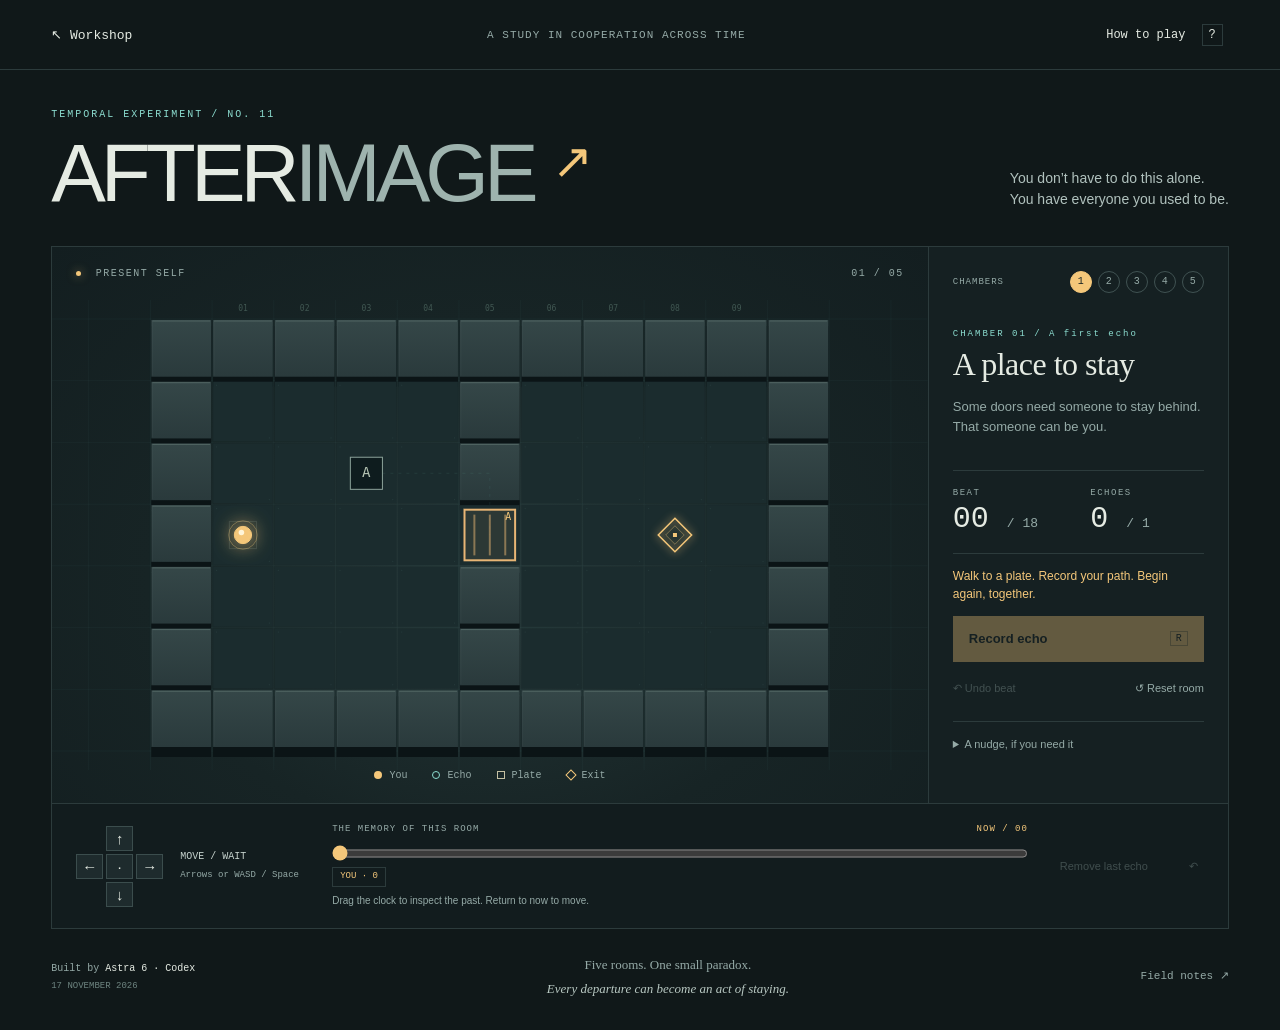
<file: afterimage/index.html>
<!doctype html>
<html lang="en">
<head>
  <meta charset="utf-8">
  <meta name="viewport" content="width=device-width, initial-scale=1, viewport-fit=cover">
  <meta name="theme-color" content="#101819">
  <meta name="description" content="A puzzle about collaborating with the people you used to be. Record your footsteps. Leave an echo. Find a way through.">
  <title>Afterimage · Archimedes Workshop</title>
  <link rel="stylesheet" href="style.css">
  <script src="../catalog.js" defer></script>
  <script src="../shell.js" defer></script>
  <script src="core.js" defer></script>
  <script src="app.js" defer></script>
</head>
<body>
  <header class="topbar"><a href="../">↖ Workshop</a><span>A STUDY IN COOPERATION ACROSS TIME</span><button id="help" aria-expanded="false" aria-controls="instructions">How to play <span>?</span></button></header>
  <main>
    <section class="masthead"><div><p class="eyebrow">TEMPORAL EXPERIMENT / NO. 11</p><h1>AFTER<span>IMAGE</span><i aria-hidden="true">↗</i></h1></div><p class="lede">You don’t have to do this alone.<br>You have everyone you used to be.</p></section>
    <section id="instructions" class="instructions" hidden>
      <h2>A little help from your past</h2>
      <ol><li>Move with <b>arrow keys / WASD</b>, the direction buttons, or tap a neighboring tile. Every move or wait is one beat. Walking into a wall also spends a beat.</li><li>Stand on a lettered plate to open every door with that letter. Doors read the positions <b>before</b> your next move.</li><li>Press <b>Record echo / R</b>. Time rewinds. Your footsteps replay whenever you move, then your echo stays on its last tile.</li><li>Echoes are memories: they pass through doors, overlap, and never block you. Reach the diamond exit with your present self.</li></ol>
      <p><b>Space</b> waits · <b>Z</b> undoes a beat · recordings and progress stay on this device when storage is available. Nothing moves until you do.</p>
    </section>
    <section class="experiment" aria-label="Afterimage puzzle">
      <div class="stage">
        <div class="stage-top"><span><i class="live-dot"></i> <span id="phase">PRESENT SELF</span></span><span id="coordinates">01 / 05</span></div>
        <canvas id="board" tabindex="0" aria-label="Puzzle board. Use arrow keys to move, Space to wait, and R to record an echo."></canvas>
        <div class="touch-controls" aria-label="Touch movement controls"><button data-move="-1,0" aria-label="Step left">←</button><button data-move="0,-1" aria-label="Step up">↑</button><button data-move="0,0" aria-label="Wait">·</button><button data-move="0,1" aria-label="Step down">↓</button><button data-move="1,0" aria-label="Step right">→</button></div>
        <div class="legend"><span><i class="you"></i>You</span><span><i class="echo"></i>Echo</span><span><i class="plate"></i>Plate</span><span><i class="exit"></i>Exit</span></div>
      </div>
      <aside class="brief">
        <div class="chamber-label"><span>CHAMBERS</span><nav id="chambers" aria-label="Choose chamber"></nav></div>
        <div class="brief-copy"><p class="eyebrow" id="chapter"></p><h2 id="title"></h2><p id="story"></p></div>
        <div class="readout"><div><span>BEAT</span><strong id="beat">00 <small>/ 24</small></strong></div><div><span>ECHOES</span><strong id="echo-count">0 <small>/ 1</small></strong></div></div>
        <div id="status" class="status" role="status" aria-live="polite"></div>
        <button id="record" class="primary">Record echo <kbd>R</kbd></button>
        <button id="next" class="primary" hidden>Next chamber <span>↗</span></button>
        <div class="secondary"><button id="undo">↶ Undo beat</button><button id="restart">↺ Reset room</button></div>
        <details class="hint"><summary>A nudge, if you need it</summary><p id="hint"></p></details>
      </aside>
    </section>
    <section class="transport" aria-label="Time controls">
      <div class="movement"><div class="dpad"><button data-move="0,-1" aria-label="Move up">↑</button><button data-move="-1,0" aria-label="Move left">←</button><button data-move="0,0" aria-label="Wait one beat">·</button><button data-move="1,0" aria-label="Move right">→</button><button data-move="0,1" aria-label="Move down">↓</button></div><p>MOVE / WAIT<br><span>Arrows or WASD / Space</span></p></div>
      <div class="score"><div class="score-heading"><label for="time">THE MEMORY OF THIS ROOM</label><output id="time-label">NOW / 00</output></div><input id="time" type="range" min="0" max="0" value="0" aria-label="Inspect a previous beat"><div id="tracks"></div><p class="timeline-note">Drag the clock to inspect the past. Return to now to move.</p></div>
      <button id="erase" class="erase">Remove last echo <span>↶</span></button>
    </section>
    <footer><p>Built by <b>Astra 6 · Codex</b><span>17 NOVEMBER 2026</span></p><p>Five rooms. One small paradox.<br><em>Every departure can become an act of staying.</em></p><a href="README.md">Field notes ↗</a></footer>
    <noscript><p>This puzzle needs JavaScript. Enable it to enter the first chamber.</p></noscript>
  </main>
</body>
</html>
</file>
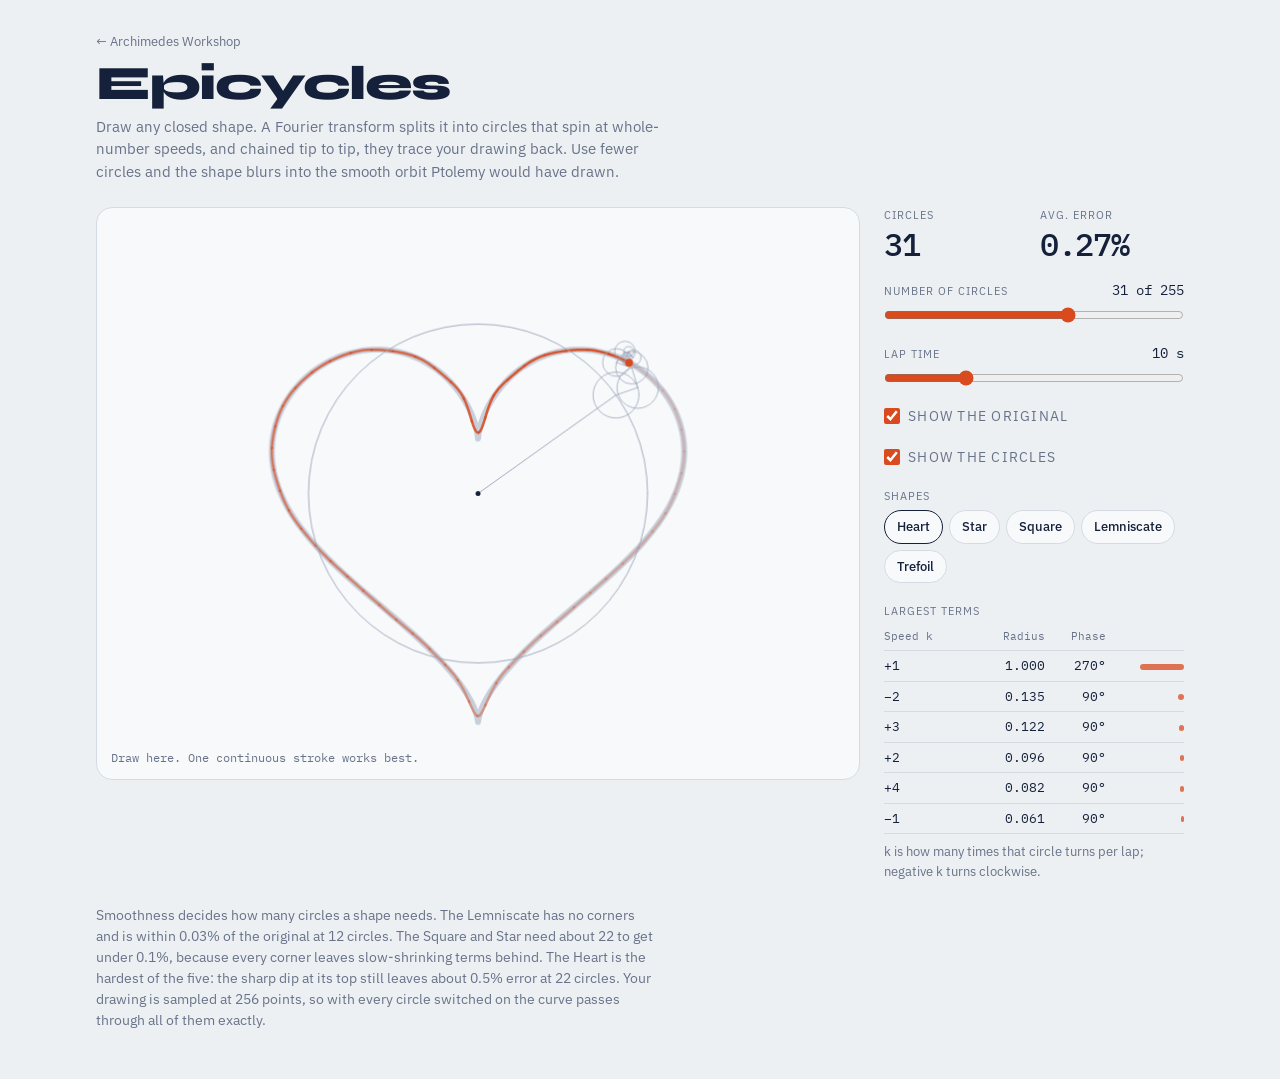
<file: epicycles/index.html>
<!doctype html>
<html lang="en">
<head>
<meta charset="utf-8">
<meta name="viewport" content="width=device-width, initial-scale=1, viewport-fit=cover">
<style>:root{padding-top:env(safe-area-inset-top,0px);padding-bottom:env(safe-area-inset-bottom,0px)}body{margin:0;font:14px system-ui,-apple-system,'Segoe UI',sans-serif}img{max-width:100%}[hidden]{display:none!important}</style>
<title>Epicycles</title>
<link rel="preconnect" href="https://fonts.googleapis.com">
<link rel="preconnect" href="https://fonts.gstatic.com" crossorigin>
<link rel="stylesheet" href="https://fonts.googleapis.com/css2?family=Syne:wght@600;800&family=IBM+Plex+Sans:wght@400;500&family=IBM+Plex+Mono:wght@400;500&display=swap">
<style>
/* Layout: one large drafting stage beside a narrow column of controls and the coefficient ledger */
:root {
  --bg: #edf0f3;
  --stage: #f8f9fb;
  --ink: #15213a;
  --muted: #687389;
  --gear: #9aa5b9;
  --trace: #d94a1e;
  --ghost: #c7cfdb;
  --line: #d5dbe3;
  --display: "Syne", ui-sans-serif, system-ui, sans-serif;
  --body: "IBM Plex Sans", ui-sans-serif, system-ui, sans-serif;
  --mono: "IBM Plex Mono", ui-monospace, Consolas, monospace;
}
@media (prefers-color-scheme: dark) {
  :root:not([data-theme="light"]) {
    --bg: #0c1016; --stage: #111721; --ink: #e5e9f1; --muted: #8b95a8; --gear: #4c576c;
    --trace: #ff8656; --ghost: #263041; --line: #232c3a; color-scheme: dark;
  }
}
:root[data-theme="dark"] {
  --bg: #0c1016; --stage: #111721; --ink: #e5e9f1; --muted: #8b95a8; --gear: #4c576c;
  --trace: #ff8656; --ghost: #263041; --line: #232c3a; color-scheme: dark;
}
* { box-sizing: border-box; }
body { background: var(--bg); color: var(--ink); font-family: var(--body); font-size: 15px; line-height: 1.5; }
.wrap {
  max-width: 1120px; margin: 0 auto;
  padding-block: 32px 48px;
  padding-left: max(16px, env(safe-area-inset-left, 0px));
  padding-right: max(16px, env(safe-area-inset-right, 0px));
  display: grid; gap: 24px;
}
header { display: grid; gap: 8px; }
h1 { margin: 0; font-family: var(--display); font-weight: 800; font-size: clamp(30px, 6vw, 48px); letter-spacing: -0.03em; line-height: 1; }
.lede { margin: 0; color: var(--muted); max-width: 64ch; }
.layout { display: grid; grid-template-columns: minmax(0, 1fr) 300px; gap: 24px; align-items: start; }
@media (max-width: 860px) { .layout { grid-template-columns: minmax(0, 1fr); } }

.stage {
  position: relative;
  background: var(--stage);
  border: 1px solid var(--line);
  border-radius: 16px;
  aspect-ratio: 4 / 3;
  max-width: 100%;
  overflow: hidden;
}
@media (max-width: 560px) { .stage { aspect-ratio: 1; } }
canvas { position: absolute; inset: 0; width: 100%; height: 100%; touch-action: none; cursor: crosshair; display: block; }
.hint {
  position: absolute; left: 14px; bottom: 12px;
  font-family: var(--mono); font-size: 12px; color: var(--muted);
  pointer-events: none;
  transition: opacity 0.3s;
}
.stage.drawing .hint { opacity: 0; }

.panel { display: grid; gap: 20px; }
.field { display: grid; gap: 6px; }
.row { display: flex; justify-content: space-between; align-items: baseline; gap: 8px; }
label, .k { font-size: 11px; text-transform: uppercase; letter-spacing: 0.09em; color: var(--muted); }
output, .num { font-family: var(--mono); font-size: 14px; font-variant-numeric: tabular-nums; }
.big { font-family: var(--mono); font-weight: 500; font-size: 32px; letter-spacing: -0.04em; line-height: 1; font-variant-numeric: tabular-nums; }
input[type="range"] { width: 100%; accent-color: var(--trace); margin: 0; }
.chips { display: flex; flex-wrap: wrap; gap: 6px; }
.btn {
  font: inherit; font-size: 13px; font-weight: 500; color: var(--ink);
  background: var(--stage); border: 1px solid var(--line); border-radius: 999px;
  padding: 6px 12px; cursor: pointer;
}
.btn:hover { border-color: var(--muted); }
.btn[aria-pressed="true"] { border-color: var(--ink); }
.btn:focus-visible, input:focus-visible { outline: 2px solid var(--trace); outline-offset: 2px; }
.check { display: flex; gap: 8px; align-items: center; font-size: 14px; }
.check input { accent-color: var(--trace); width: 16px; height: 16px; margin: 0; }
.stats { display: grid; grid-template-columns: 1fr 1fr; gap: 12px; }
.stats div { display: grid; gap: 4px; }

.ledger { display: grid; gap: 8px; }
table { width: 100%; border-collapse: collapse; font-family: var(--mono); font-size: 13px; font-variant-numeric: tabular-nums; }
th { text-align: right; font-weight: 400; color: var(--muted); font-size: 11px; padding: 0 0 6px; border-bottom: 1px solid var(--line); }
td { text-align: right; padding: 5px 0; border-bottom: 1px solid var(--line); }
th:first-child, td:first-child { text-align: left; }
td .bar { display: inline-block; height: 6px; background: var(--trace); border-radius: 3px; vertical-align: middle; opacity: 0.75; }
.note { margin: 0; color: var(--muted); font-size: 13px; }
.foot { margin: 0; color: var(--muted); font-size: 14px; max-width: 70ch; }
.home{justify-self:start;color:var(--muted);font-size:13px;text-decoration:none}.home:hover{color:var(--ink)}
</style>
<script src="../catalog.js?v=1" defer></script>
<script src="../shell.js?v=1" defer></script>
</head>
<body>

<main class="wrap">
  <header><a class="home" href="../">&larr; Archimedes Workshop</a>
    <h1>Epicycles</h1>
    <p class="lede">Draw any closed shape. A Fourier transform splits it into circles that spin at whole-number speeds, and chained tip to tip, they trace your drawing back. Use fewer circles and the shape blurs into the smooth orbit Ptolemy would have drawn.</p>
  </header>

  <div class="layout">
    <div class="stage" id="stage">
      <canvas id="cv" aria-label="Drawing stage. Draw a shape with the mouse or a finger."></canvas>
      <span class="hint">Draw here. One continuous stroke works best.</span>
    </div>

    <aside class="panel" aria-label="Controls">
      <div class="stats">
        <div><span class="k">Circles</span><span class="big" id="countBig">1</span></div>
        <div><span class="k" title="Average distance from your drawing, as a share of its size">Avg. error</span><span class="big" id="fitBig">–</span></div>
      </div>
      <div class="field">
        <div class="row"><label for="count">Number of circles</label><output id="countOut" for="count">1 of 256</output></div>
        <input type="range" id="count" min="0" max="1000" value="620">
      </div>
      <div class="field">
        <div class="row"><label for="speed">Lap time</label><output id="speedOut" for="speed">10 s</output></div>
        <input type="range" id="speed" min="3" max="30" value="10">
      </div>
      <label class="check"><input type="checkbox" id="ghost" checked> Show the original</label>
      <label class="check"><input type="checkbox" id="gears" checked> Show the circles</label>
      <div class="field">
        <span class="k">Shapes</span>
        <div class="chips" id="presets">
          <button class="btn" type="button" data-shape="heart" aria-pressed="true">Heart</button>
          <button class="btn" type="button" data-shape="star">Star</button>
          <button class="btn" type="button" data-shape="square">Square</button>
          <button class="btn" type="button" data-shape="infinity">Lemniscate</button>
          <button class="btn" type="button" data-shape="clef">Trefoil</button>
        </div>
      </div>
      <div class="ledger">
        <span class="k">Largest terms</span>
        <table>
          <thead><tr><th>Speed k</th><th>Radius</th><th>Phase</th><th></th></tr></thead>
          <tbody id="terms"></tbody>
        </table>
        <p class="note">k is how many times that circle turns per lap; negative k turns clockwise.</p>
      </div>
    </aside>
  </div>

  <p class="foot">Smoothness decides how many circles a shape needs. The Lemniscate has no corners and is within 0.03% of the original at 12 circles. The Square and Star need about 22 to get under 0.1%, because every corner leaves slow-shrinking terms behind. The Heart is the hardest of the five: the sharp dip at its top still leaves about 0.5% error at 22 circles. Your drawing is sampled at 256 points, so with every circle switched on the curve passes through all of them exactly.</p>
</main>

<script>
(() => {
  const N = 256;
  const $ = (id) => document.getElementById(id);
  const cv = $("cv"), ctx = cv.getContext("2d"), stage = $("stage");
  let W = 0, H = 0, DPR = 1;
  let samples = [], coeffs = [], count = 1, shape = "heart";
  let phase = 0, trail = [], lapSeconds = 10, last = performance.now();
  let drawing = null;

  const tok = (n) => getComputedStyle(document.documentElement).getPropertyValue(n).trim();

  // ---------- shapes (unit-ish coordinates, y down) ----------
  const SHAPES = {
    heart: () => Array.from({ length: 400 }, (_, i) => {
      const t = (i / 400) * Math.PI * 2;
      return [16 * Math.sin(t) ** 3, -(13 * Math.cos(t) - 5 * Math.cos(2 * t) - 2 * Math.cos(3 * t) - Math.cos(4 * t))];
    }),
    star: () => {
      const p = [];
      for (let i = 0; i <= 10; i++) { const a = -Math.PI / 2 + i * Math.PI / 5, r = i % 2 ? 0.42 : 1; p.push([Math.cos(a) * r, Math.sin(a) * r]); }
      return p;
    },
    square: () => [[-1, -1], [1, -1], [1, 1], [-1, 1], [-1, -1]],
    infinity: () => Array.from({ length: 400 }, (_, i) => {
      const t = (i / 400) * Math.PI * 2, d = 1 + Math.sin(t) ** 2;
      return [Math.cos(t) / d, Math.sin(t) * Math.cos(t) / d];
    }),
    clef: () => Array.from({ length: 400 }, (_, i) => {
      const t = (i / 400) * Math.PI * 2, r = Math.cos(3 * t) * 0.8 + 0.2 * Math.cos(t);
      return [Math.sin(t) + 2 * Math.sin(2 * t), Math.cos(t) - 2 * Math.cos(2 * t) - r * 0.2];
    }),
  };

  // ---------- math ----------
  // Resample a closed polyline to N points evenly spaced by arc length.
  function resample(pts) {
    const p = pts.slice();
    const [fx, fy] = p[0], [lx, ly] = p[p.length - 1];
    if (Math.hypot(fx - lx, fy - ly) > 1e-9) p.push([fx, fy]);
    const cum = [0];
    for (let i = 1; i < p.length; i++) cum.push(cum[i - 1] + Math.hypot(p[i][0] - p[i - 1][0], p[i][1] - p[i - 1][1]));
    const total = cum[cum.length - 1], out = [];
    let j = 1;
    for (let i = 0; i < N; i++) {
      const s = (i / N) * total;
      while (j < cum.length - 1 && cum[j] < s) j++;
      const seg = cum[j] - cum[j - 1] || 1, u = (s - cum[j - 1]) / seg;
      out.push([p[j - 1][0] + (p[j][0] - p[j - 1][0]) * u, p[j - 1][1] + (p[j][1] - p[j - 1][1]) * u]);
    }
    // Center and normalize so the farthest point sits at radius 1.
    let cx = 0, cy = 0;
    for (const [x, y] of out) { cx += x; cy += y; }
    cx /= N; cy /= N;
    let r = 0;
    for (const q of out) { q[0] -= cx; q[1] -= cy; r = Math.max(r, Math.hypot(q[0], q[1])); }
    for (const q of out) { q[0] /= r; q[1] /= r; }
    return out;
  }

  // Discrete Fourier transform: c_k = (1/N) Σ z_n e^{-2πikn/N}, k from -N/2 to N/2-1, sorted by size.
  function dft(z) {
    const out = [];
    for (let k = -N / 2; k < N / 2; k++) {
      let re = 0, im = 0;
      for (let n = 0; n < N; n++) {
        const a = (-2 * Math.PI * k * n) / N, c = Math.cos(a), s = Math.sin(a);
        re += z[n][0] * c - z[n][1] * s;
        im += z[n][0] * s + z[n][1] * c;
      }
      re /= N; im /= N;
      out.push({ k, re, im, amp: Math.hypot(re, im), ph: Math.atan2(im, re) });
    }
    return out.filter((c) => c.k !== 0 || c.amp > 1e-9).sort((a, b) => b.amp - a.amp);
  }

  // Sum the first m terms at lap fraction t; returns every joint for drawing the chain.
  function chain(t, m) {
    let x = 0, y = 0;
    const joints = [[0, 0]];
    for (let i = 0; i < m; i++) {
      const c = coeffs[i], a = 2 * Math.PI * c.k * t + c.ph;
      x += c.amp * Math.cos(a); y += c.amp * Math.sin(a);
      joints.push([x, y]);
    }
    return joints;
  }
  function tipAt(t, m) {
    let x = 0, y = 0;
    for (let i = 0; i < m; i++) { const c = coeffs[i], a = 2 * Math.PI * c.k * t + c.ph; x += c.amp * Math.cos(a); y += c.amp * Math.sin(a); }
    return [x, y];
  }

  // Average distance between the approximation and the drawing, as a percentage of the shape's radius.
  function errorPct(m) {
    let err = 0;
    for (let n = 0; n < N; n++) { const [x, y] = tipAt(n / N, m); err += Math.hypot(x - samples[n][0], y - samples[n][1]); }
    return (100 * err) / N;
  }
  const fmtPct = (e) => (e < 0.01 ? "<0.01" : e < 1 ? e.toFixed(2) : e < 10 ? e.toFixed(1) : e.toFixed(0)) + "%";

  // ---------- state ----------
  function load(points) {
    samples = resample(points);
    coeffs = dft(samples);
    setCount();
    trail = []; phase = 0;
    renderTerms();
  }
  function sliderToCount(v) { return Math.max(1, Math.round(Math.pow(coeffs.length, v / 1000))); }
  function setCount() {
    count = sliderToCount(+$("count").value);
    $("countBig").textContent = count;
    $("countOut").textContent = `${count} of ${coeffs.length}`;
    $("fitBig").textContent = fmtPct(errorPct(count));
    trail = [];
  }
  function renderTerms() {
    const max = coeffs[0].amp;
    $("terms").innerHTML = coeffs.slice(0, 6).map((c) =>
      `<tr><td>${c.k > 0 ? "+" : c.k < 0 ? "−" : ""}${Math.abs(c.k)}</td><td>${(c.amp / max).toFixed(3)}</td><td>${Math.round(((c.ph * 180) / Math.PI + 360) % 360)}°</td><td><span class="bar" style="width:${Math.max(2, (c.amp / max) * 44)}px"></span></td></tr>`
    ).join("");
  }

  // ---------- drawing ----------
  function resize() {
    const r = stage.getBoundingClientRect();
    W = r.width; H = r.height; DPR = Math.min(devicePixelRatio || 1, 2);
    cv.width = Math.round(W * DPR); cv.height = Math.round(H * DPR);
    trail = [];
  }
  const scale = () => Math.min(W, H) * 0.4;
  const toScreen = ([x, y]) => [W / 2 + x * scale(), H / 2 + y * scale()];

  function frame(now) {
    const dt = Math.min(0.05, (now - last) / 1000);
    last = now;
    ctx.setTransform(DPR, 0, 0, DPR, 0, 0);
    ctx.clearRect(0, 0, W, H);
    const ink = tok("--ink"), gear = tok("--gear"), trace = tok("--trace"), ghost = tok("--ghost");

    if (drawing) {
      ctx.strokeStyle = ink; ctx.lineWidth = 2; ctx.lineJoin = ctx.lineCap = "round";
      ctx.beginPath();
      drawing.forEach(([x, y], i) => (i ? ctx.lineTo(x, y) : ctx.moveTo(x, y)));
      ctx.stroke();
      requestAnimationFrame(frame);
      return;
    }

    if ($("ghost").checked) {
      ctx.strokeStyle = ghost; ctx.lineWidth = 6; ctx.lineJoin = "round";
      ctx.beginPath();
      samples.forEach((p, i) => { const [x, y] = toScreen(p); i ? ctx.lineTo(x, y) : ctx.moveTo(x, y); });
      ctx.closePath(); ctx.stroke();
    }

    phase = (phase + dt / lapSeconds) % 1;
    const joints = chain(phase, count).map(toScreen);
    const tip = joints[joints.length - 1];
    // Trail: the last lap of the series itself, sampled analytically so it stays smooth at any frame rate.
    const TS = 360;
    trail = [];
    for (let i = 0; i <= TS; i++) trail.push(toScreen(tipAt((phase - 1 + i / TS + 1) % 1, count)));

    // Trail, fading from old to new
    ctx.lineWidth = 2.5; ctx.lineCap = "round"; ctx.lineJoin = "round";
    ctx.strokeStyle = trace;
    const seg = 6;
    for (let i = 1; i < trail.length; i += seg) {
      ctx.globalAlpha = 0.15 + 0.85 * (i / trail.length);
      ctx.beginPath(); ctx.moveTo(trail[i - 1][0], trail[i - 1][1]);
      for (let j = i; j < Math.min(i + seg, trail.length); j++) ctx.lineTo(trail[j][0], trail[j][1]);
      ctx.stroke();
    }
    ctx.globalAlpha = 1;

    if ($("gears").checked) {
      ctx.lineWidth = 1;
      const shown = Math.min(joints.length - 1, 120);
      for (let i = 0; i < shown; i++) {
        const [x, y] = joints[i], r = coeffs[i].amp * scale();
        if (r < 0.6) break;
        ctx.strokeStyle = gear;
        ctx.globalAlpha = i === 0 ? 0.9 : Math.max(0.25, 0.8 - i * 0.012);
        ctx.beginPath(); ctx.arc(x, y, r, 0, Math.PI * 2); ctx.stroke();
        ctx.beginPath(); ctx.moveTo(x, y); ctx.lineTo(joints[i + 1][0], joints[i + 1][1]); ctx.stroke();
      }
      ctx.globalAlpha = 1;
      ctx.fillStyle = ink;
      ctx.beginPath(); ctx.arc(joints[0][0], joints[0][1], 2.5, 0, Math.PI * 2); ctx.fill();
    }
    ctx.fillStyle = trace;
    ctx.beginPath(); ctx.arc(tip[0], tip[1], 4, 0, Math.PI * 2); ctx.fill();
    requestAnimationFrame(frame);
  }

  // ---------- input ----------
  const local = (e) => { const r = cv.getBoundingClientRect(); return [e.clientX - r.left, e.clientY - r.top]; };
  cv.addEventListener("pointerdown", (e) => {
    cv.setPointerCapture(e.pointerId);
    drawing = [local(e)];
    stage.classList.add("drawing");
  });
  cv.addEventListener("pointermove", (e) => {
    if (!drawing) return;
    const p = local(e), q = drawing[drawing.length - 1];
    if (Math.hypot(p[0] - q[0], p[1] - q[1]) > 2) drawing.push(p);
  });
  const finish = () => {
    if (!drawing) return;
    const pts = drawing;
    drawing = null;
    let len = 0;
    for (let i = 1; i < pts.length; i++) len += Math.hypot(pts[i][0] - pts[i - 1][0], pts[i][1] - pts[i - 1][1]);
    if (pts.length > 8 && len > 60) {
      shape = "custom";
      document.querySelectorAll("[data-shape]").forEach((b) => b.setAttribute("aria-pressed", "false"));
      load(pts);
    }
  };
  cv.addEventListener("pointerup", finish);
  cv.addEventListener("pointercancel", () => { drawing = null; });

  document.querySelectorAll("[data-shape]").forEach((b) => b.addEventListener("click", () => {
    shape = b.dataset.shape;
    document.querySelectorAll("[data-shape]").forEach((x) => x.setAttribute("aria-pressed", String(x === b)));
    load(SHAPES[shape]());
  }));
  $("count").addEventListener("input", setCount);
  $("speed").addEventListener("input", (e) => { lapSeconds = +e.target.value; $("speedOut").textContent = `${lapSeconds} s`; trail = []; });
  new ResizeObserver(resize).observe(stage);

  function start(data) {
    resize();
    if (data && data.samples) {
      $("count").value = data.slider ?? 620;
      load(data.samples);
    } else {
      load(SHAPES.heart());
    }
    window.claude?.hot?.snapshot?.(() => ({ samples, slider: +$("count").value }));
    requestAnimationFrame(frame);
  }
  window.claude?.hot?.ready ? window.claude.hot.ready(start) : start(window.claude?.hot?.data ?? {});
})();
</script>

</body>
</html>
</file>
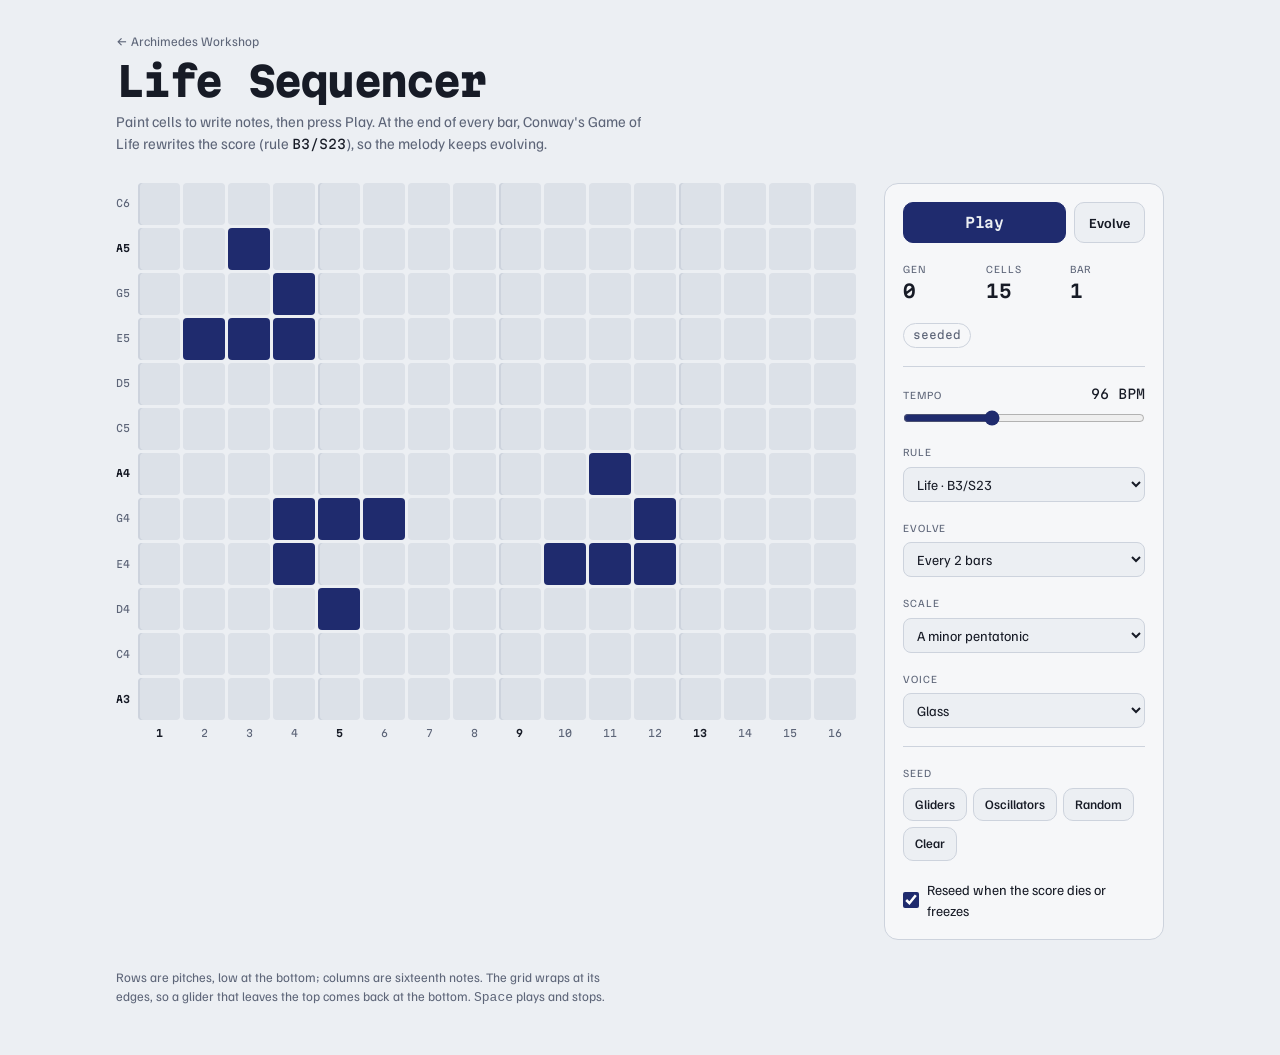
<file: life-sequencer/index.html>
<!doctype html>
<html lang="en">
<head>
<meta charset="utf-8">
<meta name="viewport" content="width=device-width, initial-scale=1, viewport-fit=cover">
<style>:root{padding-top:env(safe-area-inset-top,0px);padding-bottom:env(safe-area-inset-bottom,0px)}body{margin:0;font:14px system-ui,-apple-system,'Segoe UI',sans-serif}img{max-width:100%}[hidden]{display:none!important}</style>
<title>Life Sequencer</title>
<link rel="preconnect" href="https://fonts.googleapis.com">
<link rel="preconnect" href="https://fonts.gstatic.com" crossorigin>
<link rel="stylesheet" href="https://fonts.googleapis.com/css2?family=Martian+Mono:wght@400;600;800&family=Familjen+Grotesk:wght@400;500;600&display=swap">
<style>
/* Layout: a piano-roll score on the left, a narrow instrument rack on the right; stacks on phones */
:root {
  --paper: #eceff3;
  --cell: #dce1e8;
  --ink: #1f2b6e;
  --flash: #f28c28;
  --born: #1c9a8a;
  --fg: #171b26;
  --muted: #5d6578;
  --line: #cdd3dd;
  --surface: #f6f7f9;
  --display: "Martian Mono", ui-monospace, "Cascadia Mono", Consolas, monospace;
  --body: "Familjen Grotesk", ui-sans-serif, system-ui, sans-serif;
}
@media (prefers-color-scheme: dark) {
  :root:not([data-theme="light"]) {
    --paper: #0f1218; --cell: #1a1f29; --ink: #9fb3ff; --flash: #ffb054; --born: #4fd1bd;
    --fg: #e7e9f0; --muted: #8b93a7; --line: #262c38; --surface: #151922;
    color-scheme: dark;
  }
}
:root[data-theme="dark"] {
  --paper: #0f1218; --cell: #1a1f29; --ink: #9fb3ff; --flash: #ffb054; --born: #4fd1bd;
  --fg: #e7e9f0; --muted: #8b93a7; --line: #262c38; --surface: #151922;
  color-scheme: dark;
}
* { box-sizing: border-box; }
body {
  background: var(--paper);
  color: var(--fg);
  font-family: var(--body);
  font-size: 15px;
  line-height: 1.5;
}
.wrap {
  max-width: 1080px;
  margin: 0 auto;
  padding-block: 32px 48px;
  padding-left: max(16px, env(safe-area-inset-left, 0px));
  padding-right: max(16px, env(safe-area-inset-right, 0px));
  display: grid;
  gap: 28px;
}
header { display: grid; gap: 8px; }
h1 {
  margin: 0;
  font-family: var(--display);
  font-weight: 800;
  font-size: clamp(26px, 5vw, 40px);
  letter-spacing: -0.04em;
  line-height: 1.05;
  text-wrap: balance;
}
.lede { margin: 0; color: var(--muted); max-width: 60ch; }
.lede code { font-family: var(--display); font-size: 0.85em; color: var(--fg); }

.layout { display: grid; grid-template-columns: minmax(0, 1fr) 280px; gap: 28px; align-items: start; }
@media (max-width: 820px) { .layout { grid-template-columns: minmax(0, 1fr); } }

.score { display: grid; grid-template-columns: auto minmax(0, 1fr); gap: 6px 8px; }
.labels { display: grid; grid-template-rows: repeat(var(--rows), 1fr); gap: 3px; }
.labels span {
  font-family: var(--display); font-size: 10px; color: var(--muted);
  display: flex; align-items: center; justify-content: flex-end;
  font-variant-numeric: tabular-nums;
}
.labels span.root { color: var(--fg); font-weight: 600; }
.gridwrap { position: relative; }
.grid {
  display: grid;
  grid-template-columns: repeat(var(--cols), 1fr);
  gap: 3px;
  touch-action: none;
  user-select: none;
  -webkit-user-select: none;
}
.cell {
  aspect-ratio: 1;
  border: 0; padding: 0; margin: 0;
  border-radius: 4px;
  background: var(--cell);
  cursor: pointer;
  transition: background-color 0.18s;
}
.cell:nth-child(4n + 1) { box-shadow: inset 2px 0 0 var(--line); }
.cell[aria-pressed="true"] { background: var(--ink); box-shadow: none; }
.cell.born { animation: born 0.6s ease-out; }
.cell.died { animation: died 0.7s ease-out; }
@keyframes born { from { background: var(--born); transform: scale(0.6); } to { transform: scale(1); } }
@keyframes died { from { background: color-mix(in srgb, var(--ink) 45%, var(--cell)); } to { background: var(--cell); } }
.cell:focus-visible { outline: 2px solid var(--flash); outline-offset: 1px; position: relative; z-index: 1; }
.playhead {
  position: absolute; top: -4px; bottom: -4px; left: 0;
  border-radius: 6px;
  border: 2px solid var(--flash);
  pointer-events: none;
  opacity: 0;
  transition: opacity 0.2s;
}
.playhead.on { opacity: 1; }
.steps { grid-column: 2; display: grid; grid-template-columns: repeat(var(--cols), 1fr); gap: 3px; }
.steps span { font-family: var(--display); font-size: 10px; color: var(--muted); text-align: center; font-variant-numeric: tabular-nums; }
.steps span.beat { color: var(--fg); font-weight: 600; }

.rack {
  background: var(--surface);
  border: 1px solid var(--line);
  border-radius: 14px;
  padding: 18px;
  display: grid;
  gap: 18px;
}
.transport { display: flex; gap: 8px; align-items: stretch; }
.btn {
  font: inherit; font-weight: 600; font-size: 14px;
  color: var(--fg);
  background: var(--paper);
  border: 1px solid var(--line);
  border-radius: 10px;
  padding: 9px 14px;
  cursor: pointer;
  transition: border-color 0.15s, background-color 0.15s;
}
.btn:hover { border-color: var(--muted); }
.btn.primary { flex: 1; background: var(--ink); color: var(--paper); border-color: var(--ink); font-family: var(--display); letter-spacing: -0.02em; }
.btn:focus-visible, select:focus-visible, input:focus-visible { outline: 2px solid var(--flash); outline-offset: 2px; }
.readings { display: grid; grid-template-columns: repeat(3, 1fr); gap: 8px; font-variant-numeric: tabular-nums; }
.readings div { display: grid; gap: 1px; }
.k { font-size: 11px; text-transform: uppercase; letter-spacing: 0.08em; color: var(--muted); }
.v { font-family: var(--display); font-size: 18px; font-weight: 600; }
.state {
  justify-self: start;
  font-family: var(--display); font-size: 11px;
  padding: 3px 9px; border-radius: 999px;
  border: 1px solid var(--line); color: var(--muted);
}
.state[data-s="evolving"] { color: var(--born); border-color: currentColor; }
.state[data-s="oscillating"] { color: var(--ink); border-color: currentColor; }
.state[data-s="still"], .state[data-s="extinct"] { color: var(--flash); border-color: currentColor; }
.field { display: grid; gap: 6px; }
.field label, .field .k { font-size: 11px; text-transform: uppercase; letter-spacing: 0.08em; color: var(--muted); }
.row { display: flex; justify-content: space-between; align-items: baseline; }
.row output { font-family: var(--display); font-size: 13px; font-variant-numeric: tabular-nums; }
select {
  font: inherit; font-size: 14px; color: var(--fg);
  background: var(--paper); border: 1px solid var(--line); border-radius: 8px;
  padding: 7px 9px; width: 100%;
}
input[type="range"] { width: 100%; accent-color: var(--ink); margin: 0; }
.chips { display: flex; flex-wrap: wrap; gap: 6px; }
.chips .btn { font-size: 13px; padding: 6px 11px; font-weight: 500; }
.check { display: flex; gap: 8px; align-items: center; font-size: 14px; color: var(--fg); }
.check input { accent-color: var(--ink); width: 16px; height: 16px; margin: 0; }
hr { border: 0; border-top: 1px solid var(--line); margin: 0; }
.foot { color: var(--muted); font-size: 13px; max-width: 70ch; margin: 0; }
@media (prefers-reduced-motion: reduce) {
  .cell.born, .cell.died { animation: none; }
}
.home{justify-self:start;color:var(--muted);font-size:13px;text-decoration:none}.home:hover{color:var(--fg)}
</style>
<script src="../catalog.js?v=1" defer></script>
<script src="../shell.js?v=1" defer></script>
</head>
<body>

<main class="wrap">
  <header><a class="home" href="../">&larr; Archimedes Workshop</a>
    <h1>Life Sequencer</h1>
    <p class="lede">Paint cells to write notes, then press Play. At the end of every bar, Conway's Game of Life rewrites the score (rule <code id="ruleLede">B3/S23</code>), so the melody keeps evolving.</p>
  </header>

  <div class="layout">
    <section class="score" aria-label="Score">
      <div class="labels" id="labels"></div>
      <div class="gridwrap">
        <div class="grid" id="grid" role="grid" aria-label="Notes by pitch and step"></div>
        <div class="playhead" id="playhead"></div>
      </div>
      <div class="steps" id="steps" aria-hidden="true"></div>
    </section>

    <aside class="rack" aria-label="Controls">
      <div class="transport">
        <button class="btn primary" id="playBtn" type="button">Play</button>
        <button class="btn" id="stepBtn" type="button" title="Advance one generation">Evolve</button>
      </div>

      <div class="readings">
        <div><span class="k">Gen</span><span class="v" id="gen">0</span></div>
        <div><span class="k">Cells</span><span class="v" id="pop">0</span></div>
        <div><span class="k">Bar</span><span class="v" id="bar">1</span></div>
      </div>
      <span class="state" id="state" data-s="">waiting</span>

      <hr>

      <div class="field">
        <div class="row"><label for="bpm">Tempo</label><output id="bpmOut" for="bpm">96 BPM</output></div>
        <input type="range" id="bpm" min="56" max="168" step="1" value="96">
      </div>
      <div class="field">
        <label for="rule">Rule</label>
        <select id="rule">
          <option value="B3/S23">Life · B3/S23</option>
          <option value="B36/S23">HighLife · B36/S23</option>
          <option value="B3678/S34678">Day &amp; Night · B3678/S34678</option>
          <option value="B2/S">Seeds · B2/S</option>
          <option value="B368/S245">Morley · B368/S245</option>
        </select>
      </div>
      <div class="field">
        <label for="every">Evolve</label>
        <select id="every">
          <option value="1">Every bar</option>
          <option value="2" selected>Every 2 bars</option>
          <option value="4">Every 4 bars</option>
          <option value="0">Never (plain sequencer)</option>
        </select>
      </div>
      <div class="field">
        <label for="scale">Scale</label>
        <select id="scale">
          <option value="minpent">A minor pentatonic</option>
          <option value="majpent">C major pentatonic</option>
          <option value="dorian">D Dorian</option>
          <option value="hira">E Hirajōshi</option>
        </select>
      </div>
      <div class="field">
        <label for="voice">Voice</label>
        <select id="voice">
          <option value="glass">Glass</option>
          <option value="pluck">Pluck</option>
          <option value="mallet">Mallet</option>
        </select>
      </div>

      <hr>

      <div class="field">
        <span class="k">Seed</span>
        <div class="chips">
          <button class="btn" type="button" data-seed="gliders">Gliders</button>
          <button class="btn" type="button" data-seed="oscillators">Oscillators</button>
          <button class="btn" type="button" data-seed="random">Random</button>
          <button class="btn" type="button" data-seed="clear">Clear</button>
        </div>
      </div>
      <label class="check"><input type="checkbox" id="reseed" checked> Reseed when the score dies or freezes</label>
    </aside>
  </div>

  <p class="foot">Rows are pitches, low at the bottom; columns are sixteenth notes. The grid wraps at its edges, so a glider that leaves the top comes back at the bottom. <kbd>Space</kbd> plays and stops.</p>
</main>

<script>
(() => {
  const ROWS = 12, COLS = 16;
  const SCALES = {
    minpent: { root: 57, steps: [0, 3, 5, 7, 10] },
    majpent: { root: 60, steps: [0, 2, 4, 7, 9] },
    dorian: { root: 50, steps: [0, 2, 3, 5, 7, 9, 10] },
    hira: { root: 52, steps: [0, 2, 3, 7, 8] },
  };
  const NAMES = ["C", "C♯", "D", "D♯", "E", "F", "F♯", "G", "G♯", "A", "A♯", "B"];
  const $ = (id) => document.getElementById(id);
  const gridEl = $("grid"), labelsEl = $("labels"), stepsEl = $("steps"), playhead = $("playhead");
  document.documentElement.style.setProperty("--rows", ROWS);
  document.documentElement.style.setProperty("--cols", COLS);

  // state[r][c]; row 0 is the top (highest pitch)
  let state = blank(), history = [], gen = 0, bar = 0, still = 0, sparse = 0;
  let playing = false, ctx = null, bus = null, timer = null, nextTime = 0, step = 0;
  const visQueue = [];
  const settings = { bpm: 96, rule: "B3/S23", every: 2, scale: "minpent", voice: "glass", reseed: true };

  function blank() { return Array.from({ length: ROWS }, () => Array(COLS).fill(false)); }
  const key = (s) => s.map((r) => r.map((v) => (v ? 1 : 0)).join("")).join("");
  const population = (s) => s.reduce((n, r) => n + r.filter(Boolean).length, 0);

  // ---------- pitch ----------
  function midiFor(row) {
    const { root, steps } = SCALES[settings.scale];
    const i = ROWS - 1 - row;
    return root + steps[i % steps.length] + 12 * Math.floor(i / steps.length);
  }
  const noteName = (m) => NAMES[m % 12] + (Math.floor(m / 12) - 1);

  // ---------- build DOM ----------
  const cells = [];
  for (let r = 0; r < ROWS; r++) {
    cells.push([]);
    for (let c = 0; c < COLS; c++) {
      const b = document.createElement("button");
      b.type = "button";
      b.className = "cell";
      b.id = `cell-${r}-${c}`;
      b.dataset.r = r; b.dataset.c = c;
      b.setAttribute("aria-pressed", "false");
      gridEl.appendChild(b);
      cells[r].push(b);
    }
  }
  for (let c = 0; c < COLS; c++) {
    const s = document.createElement("span");
    s.textContent = c + 1;
    if (c % 4 === 0) s.className = "beat";
    stepsEl.appendChild(s);
  }
  function renderLabels() {
    labelsEl.innerHTML = "";
    const root = SCALES[settings.scale].root % 12;
    for (let r = 0; r < ROWS; r++) {
      const m = midiFor(r), s = document.createElement("span");
      s.textContent = noteName(m);
      if (m % 12 === root) s.className = "root";
      labelsEl.appendChild(s);
      for (let c = 0; c < COLS; c++) cells[r][c].setAttribute("aria-label", `${noteName(m)}, step ${c + 1}`);
    }
  }

  function render(prev) {
    for (let r = 0; r < ROWS; r++) for (let c = 0; c < COLS; c++) {
      const el = cells[r][c], on = state[r][c];
      el.setAttribute("aria-pressed", String(on));
      if (prev && prev[r][c] !== on) {
        el.classList.remove("born", "died");
        void el.offsetWidth;
        el.classList.add(on ? "born" : "died");
      }
    }
    $("gen").textContent = gen;
    $("pop").textContent = population(state);
  }
  gridEl.addEventListener("animationend", (e) => e.target.classList.remove("born", "died"));

  function setState(label, s) {
    const el = $("state");
    el.textContent = label;
    el.dataset.s = s;
  }

  // ---------- life ----------
  function parseRule(rule) {
    const [b, s] = rule.split("/");
    return { born: new Set([...b.slice(1)].map(Number)), survive: new Set([...s.slice(1)].map(Number)) };
  }
  function evolve(manual) {
    const { born, survive } = parseRule(settings.rule);
    const next = blank();
    for (let r = 0; r < ROWS; r++) for (let c = 0; c < COLS; c++) {
      let n = 0;
      for (let dr = -1; dr <= 1; dr++) for (let dc = -1; dc <= 1; dc++) {
        if ((dr || dc) && state[(r + dr + ROWS) % ROWS][(c + dc + COLS) % COLS]) n++;
      }
      next[r][c] = state[r][c] ? survive.has(n) : born.has(n);
    }
    const prev = state, k = key(next);
    gen++;
    if (population(next) === 0) { setState("extinct", "extinct"); still++; }
    else if (k === key(prev)) { setState("still life", "still"); still++; }
    else if (history.includes(k)) { setState(`oscillating · p${history.length - history.lastIndexOf(k)}`, "oscillating"); still = 0; }
    else { setState("evolving", "evolving"); still = 0; }
    history.push(k);
    if (history.length > 12) history.shift();
    state = next;
    // A lone glider or blinker never dies, but it makes for a thin song: treat a long sparse spell like a dead board.
    sparse = population(next) <= 6 ? sparse + 1 : 0;
    render(prev);
    if (!manual && settings.reseed && (still >= 2 || sparse >= 6)) { sprinkle(0.16); still = 0; sparse = 0; history = []; setState("reseeded", "evolving"); }
  }

  // ---------- seeds ----------
  function place(cellsList, r0, c0) { for (const [r, c] of cellsList) state[(r0 + r) % ROWS][(c0 + c) % COLS] = true; }
  function sprinkle(density) {
    const prev = state.map((r) => r.slice());
    for (let r = 0; r < ROWS; r++) for (let c = 0; c < COLS; c++) if (Math.random() < density) state[r][c] = true;
    render(prev);
  }
  function seed(kind) {
    const prev = state;
    state = blank(); history = []; gen = 0; still = 0; sparse = 0;
    const glider = [[0, 1], [1, 2], [2, 0], [2, 1], [2, 2]];
    if (kind === "gliders") { place(glider, 1, 1); place(glider, 6, 9); place([[0, 1], [1, 0], [2, 0], [2, 1], [2, 2]].map(([r, c]) => [2 - r, c]), 7, 3); }
    else if (kind === "oscillators") {
      place([[0, 0], [0, 1], [0, 2]], 2, 2);                              // blinker
      place([[0, 1], [0, 2], [0, 3], [1, 0], [1, 1], [1, 2]], 7, 1);      // toad
      place([[0, 0], [0, 1], [1, 0], [2, 3], [3, 2], [3, 3]], 2, 9);      // beacon
      place([[0, 0], [0, 1], [0, 2]], 8, 11);                             // blinker
    } else if (kind === "random") {
      for (let r = 0; r < ROWS; r++) for (let c = 0; c < COLS; c++) state[r][c] = Math.random() < 0.24;
    }
    setState(kind === "clear" ? "waiting" : "seeded", "");
    render(prev);
  }

  // ---------- audio ----------
  function ensureAudio() {
    if (ctx) { if (ctx.state === "suspended") ctx.resume(); return; }
    ctx = new (window.AudioContext || window.webkitAudioContext)();
    const comp = ctx.createDynamicsCompressor();
    comp.threshold.value = -16; comp.ratio.value = 4;
    const master = ctx.createGain(); master.gain.value = 0.85;
    master.connect(comp).connect(ctx.destination);
    bus = ctx.createGain();
    bus.connect(master);
    // Dotted-eighth echo
    const delay = ctx.createDelay(2), fb = ctx.createGain(), dWet = ctx.createGain(), dTone = ctx.createBiquadFilter();
    dTone.type = "lowpass"; dTone.frequency.value = 2600;
    fb.gain.value = 0.32; dWet.gain.value = 0.2;
    bus.connect(delay); delay.connect(dTone).connect(fb).connect(delay); dTone.connect(dWet).connect(master);
    delay.delayTime.value = 0.75 * 60 / settings.bpm;
    bus.delay = delay;
    // Synthetic room
    const conv = ctx.createConvolver(), rWet = ctx.createGain();
    const len = Math.floor(ctx.sampleRate * 2.6), ir = ctx.createBuffer(2, len, ctx.sampleRate);
    for (let ch = 0; ch < 2; ch++) {
      const d = ir.getChannelData(ch);
      for (let i = 0; i < len; i++) d[i] = (Math.random() * 2 - 1) * Math.pow(1 - i / len, 3.2);
    }
    conv.buffer = ir; rWet.gain.value = 0.28;
    bus.connect(conv).connect(rWet).connect(master);
  }

  function note(midi, t, row, vel) {
    const f = 440 * Math.pow(2, (midi - 69) / 12);
    const out = ctx.createGain(), pan = ctx.createStereoPanner();
    pan.pan.value = ((row / (ROWS - 1)) - 0.5) * -0.7;
    out.connect(pan).connect(bus);
    const env = (g, peak, attack, decay) => {
      g.gain.setValueAtTime(0.0001, t);
      g.gain.exponentialRampToValueAtTime(peak, t + attack);
      g.gain.exponentialRampToValueAtTime(0.0001, t + attack + decay);
    };
    const osc = (type, freq, gain, decay, dest = out) => {
      const o = ctx.createOscillator(), g = ctx.createGain();
      o.type = type; o.frequency.value = freq;
      env(g, gain, 0.004, decay);
      o.connect(g).connect(dest);
      o.start(t); o.stop(t + decay + 0.05);
    };
    if (settings.voice === "glass") {
      osc("sine", f, vel, 1.5);
      osc("sine", f * 2.005, vel * 0.22, 0.9);
      osc("sine", f * 4.02, vel * 0.06, 0.35);
    } else if (settings.voice === "pluck") {
      const lp = ctx.createBiquadFilter();
      lp.type = "lowpass"; lp.Q.value = 3;
      lp.frequency.setValueAtTime(Math.min(f * 10, 12000), t);
      lp.frequency.exponentialRampToValueAtTime(f * 1.4, t + 0.3);
      lp.connect(out);
      osc("triangle", f, vel * 1.1, 0.6, lp);
      osc("sawtooth", f * 1.003, vel * 0.25, 0.25, lp);
    } else {
      osc("sine", f, vel * 1.1, 0.75);
      osc("sine", f * 3.99, vel * 0.3, 0.12);
      osc("sine", f * 10.1, vel * 0.06, 0.04);
    }
  }

  // Lookahead scheduler: audio is timed on the AudioContext clock, visuals follow via a queue.
  function schedule() {
    const sixteenth = 60 / settings.bpm / 4;
    while (nextTime < ctx.currentTime + 0.12) {
      if (step === 0 && bar > 0 && settings.every > 0 && bar % settings.every === 0) evolve(false);
      const rows = [];
      for (let r = 0; r < ROWS; r++) if (state[r][step]) rows.push(r);
      const vel = 0.2 / Math.sqrt(Math.max(1, rows.length));
      const swing = step % 2 === 1 ? sixteenth * 0.08 : 0;
      for (const r of rows) note(midiFor(r), nextTime + swing, r, vel);
      visQueue.push({ t: nextTime + swing, step, rows, bar });
      nextTime += sixteenth;
      step = (step + 1) % COLS;
      if (step === 0) bar++;
    }
  }

  function play() {
    ensureAudio();
    playing = true;
    step = 0; bar = 0;
    nextTime = ctx.currentTime + 0.06;
    schedule();
    timer = setInterval(schedule, 25);
    $("playBtn").textContent = "Stop";
    playhead.classList.add("on");
    if (population(state) && !$("state").dataset.s) setState("evolving", "evolving");
  }
  function stop() {
    playing = false;
    clearInterval(timer);
    visQueue.length = 0;
    $("playBtn").textContent = "Play";
    playhead.classList.remove("on");
  }

  function placePlayhead(c) {
    const el = cells[0][c];
    playhead.style.width = el.offsetWidth + 8 + "px";
    playhead.style.transform = `translateX(${el.offsetLeft - 4}px)`;
  }

  function frame() {
    if (playing && ctx) {
      while (visQueue.length && visQueue[0].t <= ctx.currentTime) {
        const v = visQueue.shift();
        // After a hidden tab or a stalled frame, skip flashes that are already in the past.
        if (visQueue.length && visQueue[0].t <= ctx.currentTime) continue;
        placePlayhead(v.step);
        $("bar").textContent = v.bar + 1;
        const flash = getComputedStyle(document.documentElement).getPropertyValue("--flash").trim();
        for (const r of v.rows) {
          cells[r][v.step].animate(
            [{ backgroundColor: flash, transform: "scale(1.18)" }, { transform: "scale(1)" }],
            { duration: 320, easing: "ease-out" }
          );
        }
      }
    }
    requestAnimationFrame(frame);
  }

  // ---------- painting ----------
  let painting = false, paintVal = true, lastPainted = null;
  function paint(el) {
    if (!el || !el.classList.contains("cell") || el === lastPainted) return;
    lastPainted = el;
    const r = +el.dataset.r, c = +el.dataset.c;
    if (state[r][c] === paintVal) return;
    state[r][c] = paintVal;
    el.setAttribute("aria-pressed", String(paintVal));
    $("pop").textContent = population(state);
    history = []; still = 0;
    if (paintVal && ctx && !playing) note(midiFor(r), ctx.currentTime + 0.01, r, 0.16);
  }
  gridEl.addEventListener("pointerdown", (e) => {
    const el = e.target.closest(".cell");
    if (!el) return;
    e.preventDefault();
    ensureAudio();
    gridEl.setPointerCapture(e.pointerId);
    painting = true; lastPainted = null;
    paintVal = !state[+el.dataset.r][+el.dataset.c];
    paint(el);
    el.focus({ preventScroll: true });
  });
  gridEl.addEventListener("pointermove", (e) => {
    if (!painting) return;
    const el = document.elementFromPoint(e.clientX, e.clientY);
    paint(el && el.closest(".cell"));
  });
  const endPaint = () => { painting = false; lastPainted = null; };
  gridEl.addEventListener("pointerup", endPaint);
  gridEl.addEventListener("pointercancel", endPaint);
  // Keyboard toggling (click with detail 0 comes from Enter/Space)
  gridEl.addEventListener("click", (e) => {
    const el = e.target.closest(".cell");
    if (!el || e.detail !== 0) return;
    ensureAudio();
    paintVal = !state[+el.dataset.r][+el.dataset.c];
    lastPainted = null;
    paint(el);
  });
  // Arrow keys move between cells
  gridEl.addEventListener("keydown", (e) => {
    const el = e.target.closest(".cell");
    if (!el) return;
    const d = { ArrowUp: [-1, 0], ArrowDown: [1, 0], ArrowLeft: [0, -1], ArrowRight: [0, 1] }[e.key];
    if (!d) return;
    e.preventDefault();
    const r = (+el.dataset.r + d[0] + ROWS) % ROWS, c = (+el.dataset.c + d[1] + COLS) % COLS;
    cells[r][c].focus();
  });

  // ---------- controls ----------
  $("playBtn").addEventListener("click", () => (playing ? stop() : play()));
  $("stepBtn").addEventListener("click", () => evolve(true));
  $("bpm").addEventListener("input", (e) => {
    settings.bpm = +e.target.value;
    $("bpmOut").textContent = `${settings.bpm} BPM`;
    if (bus) bus.delay.delayTime.setTargetAtTime(0.75 * 60 / settings.bpm, ctx.currentTime, 0.05);
  });
  $("rule").addEventListener("change", (e) => { settings.rule = e.target.value; $("ruleLede").textContent = settings.rule; history = []; });
  $("every").addEventListener("change", (e) => { settings.every = +e.target.value; });
  $("scale").addEventListener("change", (e) => { settings.scale = e.target.value; renderLabels(); });
  $("voice").addEventListener("change", (e) => { settings.voice = e.target.value; });
  $("reseed").addEventListener("change", (e) => { settings.reseed = e.target.checked; });
  document.querySelectorAll("[data-seed]").forEach((b) => b.addEventListener("click", () => seed(b.dataset.seed)));
  addEventListener("keydown", (e) => {
    if (e.code !== "Space") return;
    const t = e.target;
    if (t instanceof HTMLButtonElement || t instanceof HTMLSelectElement || t instanceof HTMLInputElement) return;
    e.preventDefault();
    playing ? stop() : play();
  });
  addEventListener("resize", () => { if (playing) placePlayhead(step); });

  function start(data) {
    if (data && data.state) {
      state = data.state; gen = data.gen || 0;
      Object.assign(settings, data.settings || {});
      $("bpm").value = settings.bpm; $("bpmOut").textContent = `${settings.bpm} BPM`;
      $("rule").value = settings.rule; $("ruleLede").textContent = settings.rule;
      $("every").value = settings.every; $("scale").value = settings.scale;
      $("voice").value = settings.voice; $("reseed").checked = settings.reseed;
      renderLabels(); render();
      setState("restored", "");
    } else {
      renderLabels();
      seed("gliders");
    }
    window.claude?.hot?.snapshot?.(() => ({ state, gen, settings }));
    requestAnimationFrame(frame);
  }
  window.claude?.hot?.ready ? window.claude.hot.ready(start) : start(window.claude?.hot?.data ?? {});
})();
</script>

</body>
</html>
</file>
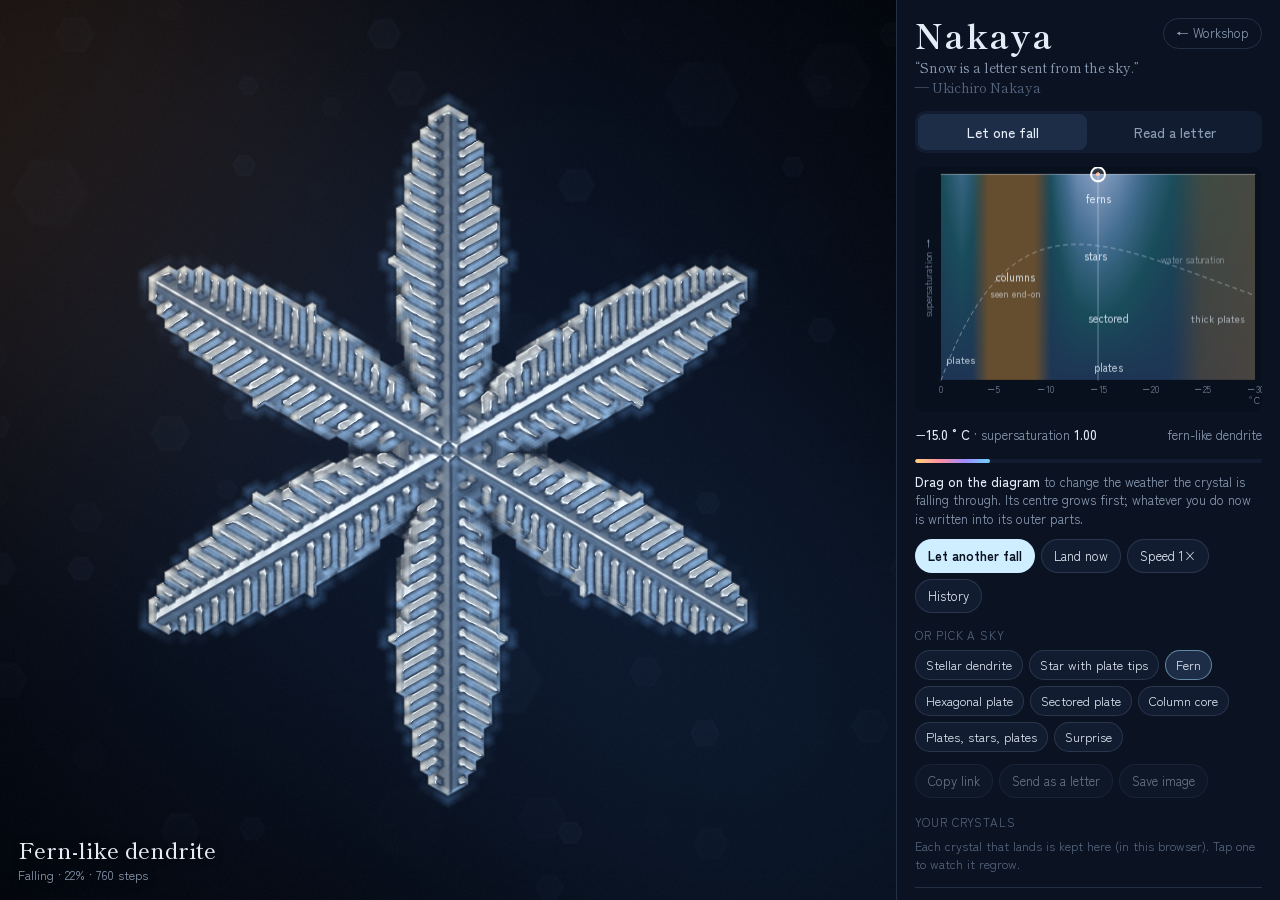
<file: nakaya/index.html>
<!doctype html>
<html lang="en">
<head>
<meta charset="utf-8">
<meta name="viewport" content="width=device-width, initial-scale=1, viewport-fit=cover">
<title>Nakaya</title>
<meta name="description" content="Grow a snow crystal by steering it through the sky: temperature and humidity decide whether it grows plates, stars or ferns, and every crystal keeps the record of the weather it fell through.">
<link rel="preconnect" href="https://fonts.googleapis.com">
<link rel="preconnect" href="https://fonts.gstatic.com" crossorigin>
<link rel="stylesheet" href="https://fonts.googleapis.com/css2?family=Shippori+Mincho:wght@500;700&family=Zen+Kaku+Gothic+New:wght@400;500;700&display=swap">
<style>
/* Layout: the crystal's stage on the left (on top on phones), the sky panel on the right (below on phones). */
:root {
  --bg: #050a14;
  --panel: #0b1322;
  --panel2: #111c30;
  --ink: #e4ecf7;
  --muted: #8b9cb5;
  --faint: #56667f;
  --line: rgba(160, 190, 230, 0.16);
  --ice: #a8e6ff;
  --warm: #ffd27a;
  --serif: "Shippori Mincho", "Hiragino Mincho ProN", "Yu Mincho", Georgia, serif;
  --sans: "Zen Kaku Gothic New", system-ui, -apple-system, "Segoe UI", sans-serif;
  color-scheme: dark;
}
* { box-sizing: border-box; }
[hidden] { display: none !important; }
html, body { margin: 0; height: 100%; background: var(--bg); color: var(--ink); }
body { font-family: var(--sans); font-size: 14px; line-height: 1.45; -webkit-font-smoothing: antialiased; }
.app { display: grid; grid-template-columns: minmax(0, 1fr) 384px; height: 100vh; height: 100dvh; }
.stage { position: relative; min-height: 0; overflow: hidden; background: var(--bg); }
#gl { position: absolute; inset: 0; width: 100%; height: 100%; display: block; }
.panel { background: var(--panel); border-left: 1px solid var(--line); overflow-y: auto; padding: 18px 18px 28px; display: flex; flex-direction: column; gap: 14px; }
.top { display: flex; justify-content: space-between; align-items: flex-start; gap: 10px; }
h1 { font-family: var(--serif); font-weight: 700; font-size: 34px; line-height: 1; margin: 0; letter-spacing: 0.04em; }
.quote { margin: 6px 0 0; font-family: var(--serif); font-size: 13.5px; color: var(--muted); }
.quote cite { font-style: normal; color: var(--faint); white-space: nowrap; }
.home { color: var(--muted); text-decoration: none; font-size: 13px; border: 1px solid var(--line); border-radius: 999px; padding: 5px 12px; white-space: nowrap; }
.home:hover { color: var(--ink); border-color: rgba(160, 190, 230, 0.4); }
.tabs { display: grid; grid-template-columns: 1fr 1fr; background: var(--panel2); border-radius: 10px; padding: 3px; gap: 3px; }
.tabs button { font: inherit; font-weight: 500; color: var(--muted); background: transparent; border: 0; border-radius: 8px; padding: 8px 6px; cursor: pointer; }
.tabs button[aria-selected="true"] { background: #1d2c47; color: var(--ink); }
.diagram-wrap { position: relative; }
#diagram { width: 100%; aspect-ratio: 1.42; display: block; border-radius: 10px; touch-action: none; cursor: crosshair; outline: none; }
#diagram:focus-visible { box-shadow: 0 0 0 2px var(--ice); }
.readout { display: flex; justify-content: space-between; gap: 10px; font-size: 13px; color: var(--muted); font-variant-numeric: tabular-nums; }
.readout b { color: var(--ink); font-weight: 500; }
.bar { height: 4px; background: var(--panel2); border-radius: 2px; overflow: hidden; }
.bar i { display: block; height: 100%; width: 0; background: linear-gradient(90deg, #ffd27a, #ff8fa3, #9d8cff, #6fd3ff); border-radius: 2px; }
.hint { font-size: 13px; color: var(--muted); margin: 0; }
.hint b { color: var(--ink); font-weight: 500; }
.row { display: flex; flex-wrap: wrap; gap: 6px; }
.btn { font: inherit; font-size: 13px; color: var(--ink); background: var(--panel2); border: 1px solid var(--line); border-radius: 999px; padding: 6px 12px; cursor: pointer; min-height: 34px; white-space: nowrap; }
.btn:hover { border-color: rgba(160, 190, 230, 0.4); }
.btn.primary { background: #cfeeff; color: #08111f; border-color: transparent; font-weight: 700; }
.btn.primary:hover { background: #e6f7ff; }
.btn[aria-pressed="true"] { background: #1d2c47; border-color: rgba(168, 230, 255, 0.5); }
.btn:disabled { opacity: 0.45; cursor: default; }
.label { font-size: 11.5px; letter-spacing: 0.08em; text-transform: uppercase; color: var(--faint); margin: 0 0 6px; }
.skies .btn { font-size: 12.5px; padding: 5px 10px; min-height: 30px; }
.tray { display: grid; grid-template-columns: repeat(auto-fill, minmax(62px, 1fr)); gap: 6px; }
.tray button { padding: 0; border: 1px solid var(--line); border-radius: 8px; background: #03070f; cursor: pointer; aspect-ratio: 1; overflow: hidden; }
.tray button:hover { border-color: rgba(168, 230, 255, 0.5); }
.tray img { width: 100%; height: 100%; display: block; }
.empty { font-size: 12.5px; color: var(--faint); margin: 0; }
details { border-top: 1px solid var(--line); padding-top: 12px; }
summary { cursor: pointer; color: var(--muted); font-size: 13px; }
details p { color: var(--muted); font-size: 13px; margin: 8px 0 0; }
.caption { position: absolute; left: 18px; bottom: 16px; right: 18px; pointer-events: none; text-shadow: 0 1px 8px #000; }
.caption .name { font-family: var(--serif); font-size: 22px; font-weight: 500; }
.caption .meta { font-size: 12.5px; color: var(--muted); font-variant-numeric: tabular-nums; }
.vlabel { position: absolute; top: 14px; font-size: 11.5px; letter-spacing: 0.08em; text-transform: uppercase; color: var(--muted); pointer-events: none; text-shadow: 0 1px 6px #000; }
.score { background: var(--panel2); border-radius: 10px; padding: 10px 12px; }
.score .big { font-family: var(--serif); font-size: 28px; line-height: 1.1; }
.score p { margin: 4px 0 0; color: var(--muted); font-size: 13px; }
.toast { position: fixed; left: 50%; bottom: 22px; transform: translateX(-50%); background: #dff4ff; color: #08111f; padding: 8px 14px; border-radius: 999px; font-size: 13px; font-weight: 500; opacity: 0; transition: opacity 0.2s; pointer-events: none; z-index: 5; }
.toast.on { opacity: 1; }
.mtop { display: none; }
.nogl { position: absolute; inset: 0; display: grid; place-items: center; padding: 24px; text-align: center; color: var(--muted); }
@media (max-width: 820px) {
  .app { display: block; height: auto; }
  .stage { height: 50vh; height: 50svh; min-height: 280px; }
  .panel { border-left: 0; border-top: 1px solid var(--line); padding: 12px 16px 32px; overflow: visible; gap: 12px; }
  /* the title moves onto the stage so the diagram sits right under the crystal */
  .panel > .top { display: none; }
  .mtop { display: flex; position: absolute; top: 0; left: 0; right: 0; justify-content: space-between; align-items: center; padding: max(10px, env(safe-area-inset-top)) 14px 0; pointer-events: none; }
  .mtop > * { pointer-events: auto; }
  .mtitle { font-family: var(--serif); font-weight: 700; font-size: 22px; letter-spacing: 0.04em; text-shadow: 0 1px 8px #000; }
  .mtop .home { background: rgba(5, 10, 20, 0.6); }
  .vlabel { top: 44px; }
  .caption { left: 14px; bottom: 12px; }
  .caption .name { font-size: 19px; }
}
</style>
<script src="../catalog.js?v=1" defer></script>
<script src="../shell.js?v=1" defer></script>
</head>
<body>
<div class="app">
  <div class="stage" id="stage">
    <canvas id="gl" aria-label="The snow crystal"></canvas>
    <div class="vlabel" id="vl0" hidden>The letter</div>
    <div class="vlabel" id="vl1" hidden>Your reply</div>
    <div class="mtop"><span class="mtitle">Nakaya</span><a class="home" href="../">← Workshop</a></div>
    <div class="caption" id="caption"><div class="name" id="cname">&nbsp;</div><div class="meta" id="cmeta">&nbsp;</div></div>
  </div>
  <div class="panel">
    <div class="top">
      <div>
        <h1>Nakaya</h1>
        <p class="quote">“Snow is a letter sent from the sky.” <cite>— Ukichiro Nakaya</cite></p>
      </div>
      <a class="home" href="../">← Workshop</a>
    </div>
    <div class="tabs" role="tablist">
      <button role="tab" id="tabFall" aria-selected="true">Let one fall</button>
      <button role="tab" id="tabLetter" aria-selected="false">Read a letter</button>
    </div>

    <div class="diagram-wrap">
      <canvas id="diagram" tabindex="0" role="application" aria-label="Nakaya's diagram: temperature across, supersaturation up. Drag to set the weather; arrow keys move in small steps."></canvas>
    </div>
    <div class="readout"><span><b id="rT">−15.0 °C</b> · supersaturation <b id="rS">0.55</b></span><span id="rHabit">stellar dendrite</span></div>

    <!-- Let one fall -->
    <section id="fallUI">
      <div class="bar" aria-hidden="true"><i id="prog"></i></div>
      <p class="hint" id="fallHint" style="margin-top:10px"><b>Drag on the diagram</b> to change the weather the crystal is falling through. Its centre grows first; whatever you do now is written into its outer parts.</p>
      <div class="row" style="margin-top:10px">
        <button class="btn primary" id="again">Let another fall</button>
        <button class="btn" id="landNow">Land now</button>
        <button class="btn" id="speedBtn" title="How fast the crystal falls">Speed 1×</button>
        <button class="btn" id="histBtn" aria-pressed="false" title="Tint the ice by when it froze">History</button>
      </div>
      <div style="margin-top:14px" class="skies">
        <p class="label">Or pick a sky</p>
        <div class="row" id="skies"></div>
      </div>
      <div class="row" style="margin-top:12px">
        <button class="btn" id="shareBtn">Copy link</button>
        <button class="btn" id="sendBtn" title="A link that asks a friend to work out the weather">Send as a letter</button>
        <button class="btn" id="pngBtn">Save image</button>
      </div>
      <div style="margin-top:16px">
        <p class="label">Your crystals <span id="trayCount"></span></p>
        <div class="tray" id="tray"></div>
        <p class="empty" id="trayEmpty">Each crystal that lands is kept here (in this browser). Tap one to watch it regrow.</p>
      </div>
    </section>

    <!-- Read a letter -->
    <section id="letterUI" hidden>
      <p class="hint" id="letterHint">A crystal has fallen through three layers of sky. <b>Work out the weather:</b> tap the diagram for the layer that grew its centre, then its middle, then its tips. Drag a point to move it.</p>
      <div class="row" style="margin-top:10px">
        <button class="btn primary" id="reply" disabled>Send my reply</button>
        <button class="btn" id="clearPts">Clear points</button>
        <button class="btn" id="histBtn2" aria-pressed="false">History</button>
      </div>
      <div class="score" id="score" hidden style="margin-top:12px"><div class="big" id="scoreBig"></div><p id="scoreText"></p></div>
      <div class="row" style="margin-top:12px">
        <button class="btn" id="dailyBtn">Today’s letter</button>
        <button class="btn" id="newLetter">Another letter</button>
      </div>
      <details style="margin-top:14px">
        <summary>How to read a snow crystal</summary>
        <p>The middle froze first and the tips froze last, so read it from the inside out. Dry air grows flat, faceted plates. Wet air near −15 °C grows branches, and the wetter it is the more fern-like they get. Between −4 and −10 °C the crystal grows into a column, which seen from above barely widens: a small, sharp hexagon. Ribs and bright edges mark where the weather changed.</p>
      </details>
    </section>

    <details>
      <summary>What is happening here</summary>
      <p>In 1936 Ukichiro Nakaya grew the first artificial snow crystals on a rabbit hair in a cold room in Sapporo. Changing the temperature and the humidity, he found that each combination grows its own shape. His chart of them, redrawn here, means a crystal can be read backwards: its shape tells you the weather it fell through.</p>
      <p>The crystal grows by Gravner and Griffeath’s lattice model (2008). Each site of a hexagonal grid holds vapour, a thin liquid-like layer and ice. Vapour diffuses, the edge freezes some of it, and an edge site joins the crystal once it has gathered enough mass. It needs less when it touches more crystal, which keeps facets flat, while tips that reach wetter air outgrow everything else and branch. The diagram’s colours are the model’s own response at each point.</p>
      <p>All six arms grow through the same sky, so they come out identical. Real snowflakes are close to that, but not exact. The page draws the ice by refracting a dark background through its thickness, as in dark-field photographs of real snow.</p>
      <p>Made by Claude Opus 5.5, November 2026.</p>
    </details>
  </div>
</div>
<div class="toast" id="toast"></div>

<script src="snow.js?v=1"></script>
<script>
"use strict";
(function () {
const R = 200;
const L = SNOW.lattice(R);
const $ = (id) => document.getElementById(id);
const store = {
  get(k, d) { try { const v = localStorage.getItem(k); return v == null ? d : JSON.parse(v); } catch (e) { return d; } },
  set(k, v) { try { localStorage.setItem(k, JSON.stringify(v)); } catch (e) {} }
};
function toast(msg) { const t = $("toast"); t.textContent = msg; t.classList.add("on"); clearTimeout(toast.h); toast.h = setTimeout(() => t.classList.remove("on"), 1800); }
const fmtT = (T) => (T === 0 ? "0.0" : "−" + Math.abs(T).toFixed(1)) + " °C";

// Time palette: core (first to freeze) to tips (last). The trail on the diagram uses the same colours.
const PAL = [[255, 210, 122], [255, 143, 163], [157, 140, 255], [111, 211, 255]];
function pal(t) {
  t = Math.max(0, Math.min(1, t)) * (PAL.length - 1);
  const i = Math.min(PAL.length - 2, Math.floor(t)), f = t - i, a = PAL[i], b = PAL[i + 1];
  return [a[0] + (b[0] - a[0]) * f, a[1] + (b[1] - a[1]) * f, a[2] + (b[2] - a[2]) * f];
}

// ---------------------------------------------------------------- WebGL renderer
const canvas = $("gl");
const gl = canvas.getContext("webgl2", { antialias: false, premultipliedAlpha: false });
let renderer = null;
if (!gl) {
  const d = document.createElement("div"); d.className = "nogl";
  d.textContent = "This piece needs WebGL2, which this browser doesn't offer.";
  $("stage").appendChild(d);
} else renderer = makeRenderer();

function makeRenderer() {
  const VS = `#version 300 es
  in vec2 p; void main(){ gl_Position = vec4(p, 0., 1.); }`;
  const FS = `#version 300 es
  precision highp float; precision highp int; precision highp isampler2D;
  uniform isampler2D uIndex; uniform sampler2D uData;
  uniform int uR; uniform int uTW;
  uniform vec4 uRect;      // viewport in device pixels
  uniform vec2 uCenter;    // crystal centre, device pixels
  uniform float uScale;    // lattice units per device pixel
  uniform float uT, uCmax, uTime, uHist, uFall, uHas, uLanded, uDpr;
  out vec4 o;
  const vec3 P0 = vec3(1.0, 0.824, 0.478), P1 = vec3(1.0, 0.561, 0.639), P2 = vec3(0.616, 0.549, 1.0), P3 = vec3(0.435, 0.827, 1.0);
  vec3 palette(float t){ t = clamp(t, 0., 1.) * 3.; return t < 1. ? mix(P0, P1, t) : t < 2. ? mix(P1, P2, t - 1.) : mix(P2, P3, t - 2.); }
  float hash(vec2 p){ p = fract(p * vec2(123.34, 456.21)); p += dot(p, p + 45.32); return fract(p.x * p.y); }
  vec4 cell(int q, int r){
    int s = -q - r;
    if (max(max(abs(q), abs(r)), abs(s)) > uR) return vec4(0., 0., uT, 0.);
    int id = texelFetch(uIndex, ivec2(r + uR, q + uR), 0).r;
    return texelFetch(uData, ivec2(id % uTW, id / uTW), 0);
  }
  // Barycentric interpolation on the triangular lattice of site centres.
  vec4 samp(vec2 p){
    float r = p.y * 1.1547005, q = p.x - r * 0.5;
    float q0 = floor(q), r0 = floor(r), fq = q - q0, fr = r - r0;
    int iq = int(q0), ir = int(r0);
    if (fq + fr < 1.) return (1. - fq - fr) * cell(iq, ir) + fq * cell(iq + 1, ir) + fr * cell(iq, ir + 1);
    return (fq + fr - 1.) * cell(iq + 1, ir + 1) + (1. - fr) * cell(iq + 1, ir) + (1. - fq) * cell(iq, ir + 1);
  }
  float hexd(vec2 p){ p = abs(p); return max(p.x * 0.866 + p.y * 0.5, p.y); }
  vec3 background(vec2 fc){
    vec2 c = (fc - uRect.xy - uRect.zw * 0.5) / uRect.w;
    float r = length(c);
    vec3 col = mix(vec3(0.045, 0.085, 0.16), vec3(0.008, 0.016, 0.038), smoothstep(0.0, 0.9, r));
    col += vec3(0.11, 0.065, 0.025) * smoothstep(0.75, 0.0, length(c - vec2(-0.55, 0.42)));
    col += vec3(0.02, 0.05, 0.09) * smoothstep(0.7, 0.0, length(c - vec2(0.5, -0.45)));
    // out-of-focus snow drifting upward past the falling crystal (hexagonal bokeh, two depths)
    for (int k = 0; k < 2; k++) {
      float G = (k == 0 ? 150. : 80.) * uDpr;
      vec2 q = fc - uRect.xy; q.y -= uFall * (k == 0 ? 0.35 : 0.8) * uDpr; q.x += float(k) * 37.;
      vec2 id = floor(q / G), f = q - id * G;
      float h = hash(id + float(k) * 7.1);
      if (h > 0.55) {
        vec2 ctr = (vec2(hash(id + 3.3), hash(id + 9.1)) * 0.5 + 0.25) * G;
        float rad = (0.12 + 0.12 * hash(id + 5.7)) * G;
        float d = hexd(f - ctr) / rad;
        float disc = smoothstep(1.0, 0.82, d) * (0.6 + 0.4 * smoothstep(0.6, 1.0, d));
        col += vec3(0.55, 0.7, 0.9) * disc * (k == 0 ? 0.028 : 0.045) * (h - 0.55) * 2.2;
      }
    }
    return col;
  }
  void main(){
    vec2 fc = gl_FragCoord.xy;
    vec3 col = background(fc);
    if (uHas > 0.5) {
      vec2 d = (fc - uCenter) * uScale;
      vec2 p = vec2(d.y, -d.x);              // turn the lattice so an arm points up
      float e = max(0.6, uScale * 0.9);
      vec4 v = samp(p), vx = samp(p + vec2(e, 0.)), vy = samp(p + vec2(0., e));
      float a = v.x;
      float w = fwidth(a) * 0.9 + 0.03;
      float alpha = smoothstep(0.5 - w, 0.5 + w, a);
      // the quasi-liquid layer on the growing edge glows faintly
      col += vec3(0.45, 0.72, 1.0) * clamp(v.w / 1.6, 0., 1.) * 0.32 * (1. - alpha);
      if (alpha > 0.001) {
        vec2 g = vec2(vx.y - v.y, vy.y - v.y) / e;  // lattice-frame gradient of thickness
        vec2 gs = vec2(-g.y, g.x);                   // the same, turned back to the screen
        vec3 n = normalize(vec3(-gs * 0.85, 1.0));
        float thick = clamp(v.y / max(uCmax, 0.01), 0., 1.);
        vec3 refr = background(fc + n.xy * 46. * uDpr);
        vec3 ice = refr * 0.72 + vec3(0.58, 0.76, 0.96) * (0.05 + 0.24 * thick);
        float rim = 1. - n.z;
        // slopes facing the warm lamp pick up amber, the others the cool fill light (as in dark-field photographs)
        vec2 sl = n.xy / max(length(n.xy), 1e-4);
        vec3 tint = mix(vec3(0.55, 0.78, 1.0), vec3(1.0, 0.82, 0.55), smoothstep(-0.6, 0.6, dot(sl, normalize(vec2(-0.7, 0.7)))));
        ice += mix(vec3(0.85, 0.94, 1.0), tint, 0.55) * pow(rim, 0.6) * 1.15;
        vec3 H = normalize(vec3(-0.45, 0.55, 0.7) + vec3(0., 0., 1.));
        ice += vec3(1.0, 0.97, 0.9) * pow(max(dot(n, H), 0.), 48.) * 0.55;
        float tb = clamp(v.z / max(uT, 1.), 0., 1.);
        vec3 hc = palette(tb);
        ice = mix(ice, ice * 0.5 + hc * 0.42 + hc * pow(rim, 0.65) * 0.4, uHist);
        // isochrones: lines through sites that froze at the same moment
        float bands = 12., fb = abs(fract(tb * bands + 0.5) - 0.5), lw = fwidth(tb * bands) * 1.1 + 0.001;
        ice += mix(vec3(0.7, 0.85, 1.0), hc, uHist) * (1. - smoothstep(0., lw, fb)) * (0.035 + 0.3 * uHist) * alpha;
        // a few glints on the ridges once it has landed
        vec2 cellId = floor(p * 0.5);
        float gl = step(0.9965, hash(cellId + floor(uTime * 0.7 + hash(cellId) * 3.))) * pow(rim, 0.5) * uLanded;
        ice += vec3(1.) * gl * 0.9;
        col = mix(col, ice, alpha);
      }
    }
    vec2 c = (fc - uRect.xy) / uRect.zw - 0.5;
    col *= 1. - 0.35 * dot(c, c);
    col += (hash(fc + fract(uTime) * 17.) - 0.5) * 0.012;
    o = vec4(pow(clamp(col, 0., 1.), vec3(0.95)), 1.);
  }`;
  function sh(type, src) {
    const s = gl.createShader(type); gl.shaderSource(s, src); gl.compileShader(s);
    if (!gl.getShaderParameter(s, gl.COMPILE_STATUS)) throw new Error(gl.getShaderInfoLog(s));
    return s;
  }
  const prog = gl.createProgram();
  gl.attachShader(prog, sh(gl.VERTEX_SHADER, VS)); gl.attachShader(prog, sh(gl.FRAGMENT_SHADER, FS));
  gl.linkProgram(prog);
  if (!gl.getProgramParameter(prog, gl.LINK_STATUS)) throw new Error(gl.getProgramInfoLog(prog));
  gl.useProgram(prog);
  const buf = gl.createBuffer(); gl.bindBuffer(gl.ARRAY_BUFFER, buf);
  gl.bufferData(gl.ARRAY_BUFFER, new Float32Array([-1, -1, 3, -1, -1, 3]), gl.STATIC_DRAW);
  const loc = gl.getAttribLocation(prog, "p"); gl.enableVertexAttribArray(loc); gl.vertexAttribPointer(loc, 2, gl.FLOAT, false, 0, 0);
  const U = {}; ["uIndex", "uData", "uR", "uTW", "uRect", "uCenter", "uScale", "uT", "uCmax", "uTime", "uHist", "uFall", "uHas", "uLanded", "uDpr"].forEach((k) => U[k] = gl.getUniformLocation(prog, k));
  // index texture: full lattice -> stored site
  const idxTex = gl.createTexture();
  gl.activeTexture(gl.TEXTURE0); gl.bindTexture(gl.TEXTURE_2D, idxTex);
  gl.pixelStorei(gl.UNPACK_ALIGNMENT, 1);
  const full = new Int32Array(L.full.length); for (let i = 0; i < full.length; i++) full[i] = Math.max(0, L.full[i]);
  gl.texImage2D(gl.TEXTURE_2D, 0, gl.R32I, L.N, L.N, 0, gl.RED_INTEGER, gl.INT, full);
  [gl.TEXTURE_MIN_FILTER, gl.TEXTURE_MAG_FILTER].forEach((p) => gl.texParameteri(gl.TEXTURE_2D, p, gl.NEAREST));
  [gl.TEXTURE_WRAP_S, gl.TEXTURE_WRAP_T].forEach((p) => gl.texParameteri(gl.TEXTURE_2D, p, gl.CLAMP_TO_EDGE));
  const TW = 256, TH = Math.ceil(L.n / TW);
  const dataTex = [0, 1].map(() => {
    const t = gl.createTexture(); gl.bindTexture(gl.TEXTURE_2D, t);
    gl.texImage2D(gl.TEXTURE_2D, 0, gl.RGBA32F, TW, TH, 0, gl.RGBA, gl.FLOAT, new Float32Array(TW * TH * 4));
    [gl.TEXTURE_MIN_FILTER, gl.TEXTURE_MAG_FILTER].forEach((p) => gl.texParameteri(gl.TEXTURE_2D, p, gl.NEAREST));
    [gl.TEXTURE_WRAP_S, gl.TEXTURE_WRAP_T].forEach((p) => gl.texParameteri(gl.TEXTURE_2D, p, gl.CLAMP_TO_EDGE));
    return t;
  });
  gl.activeTexture(gl.TEXTURE0); gl.bindTexture(gl.TEXTURE_2D, idxTex); // creating the data textures rebound unit 0
  const pad = new Float32Array(TW * TH * 4);
  gl.uniform1i(U.uIndex, 0); gl.uniform1i(U.uData, 1); gl.uniform1i(U.uR, R); gl.uniform1i(U.uTW, TW);
  return {
    upload(slot, data) {
      pad.set(data);
      gl.activeTexture(gl.TEXTURE1); gl.bindTexture(gl.TEXTURE_2D, dataTex[slot]);
      gl.texSubImage2D(gl.TEXTURE_2D, 0, 0, 0, TW, TH, gl.RGBA, gl.FLOAT, pad);
    },
    // rect in device pixels with the origin bottom-left (GL convention)
    draw(slot, rect, v, time, dpr) {
      gl.viewport(rect[0], rect[1], rect[2], rect[3]);
      gl.activeTexture(gl.TEXTURE1); gl.bindTexture(gl.TEXTURE_2D, dataTex[slot]);
      gl.uniform4f(U.uRect, rect[0], rect[1], rect[2], rect[3]);
      gl.uniform2f(U.uCenter, rect[0] + rect[2] / 2, rect[1] + rect[3] / 2);
      // fit the crystal (extent in lattice units, measured along an arm) into the viewport
      const fit = Math.min(rect[2], rect[3]) * 0.43;
      gl.uniform1f(U.uScale, v.zoom / fit);
      gl.uniform1f(U.uT, v.t); gl.uniform1f(U.uCmax, v.cmax); gl.uniform1f(U.uTime, time);
      gl.uniform1f(U.uHist, v.hist); gl.uniform1f(U.uFall, v.fall); gl.uniform1f(U.uHas, v.has ? 1 : 0);
      gl.uniform1f(U.uLanded, v.landed ? 1 : 0); gl.uniform1f(U.uDpr, dpr);
      gl.drawArrays(gl.TRIANGLES, 0, 3);
    }
  };
}

// ---------------------------------------------------------------- views (what each slot shows)
function blankView() { return { has: false, id: -1, t: 0, extent: 0, zoom: 14, cmax: 1, hist: 0, fall: 0, landed: false, name: "", trail: [], progress: 0, now: null, pending: false }; }
const views = [blankView(), blankView()];
let histOn = store.get("nakaya.hist", false);

// ---------------------------------------------------------------- worker
const worker = new Worker("worker.js?v=1");
let nextId = 1;
const handlers = { landed: [], score: [] };
worker.onmessage = (e) => {
  const m = e.data, v = views[m.slot];
  if (m.type === "frame") {
    v.pending = false;
    if (m.id !== v.id) return;
    // thickness only where there is ice; birth time "now" where there isn't
    const d = m.data; let cmax = 0;
    for (let k = 0; k < m.n; k++) {
      if (d[k * 4] > 0) { if (d[k * 4 + 1] > cmax) cmax = d[k * 4 + 1]; }
      else { d[k * 4 + 1] = 0; d[k * 4 + 2] = m.t; }
    }
    if (renderer) renderer.upload(m.slot, d);
    v.has = true; v.t = m.t; v.extent = m.extent; v.cmax = cmax || 1; v.landed = m.landed;
    v.trail = m.trail; v.progress = m.progress; v.now = m.now; v.name = m.name;
    onFrame(m.slot);
  } else if (m.type === "idle") v.pending = false;
  else if (m.type === "landed") { if (m.id === v.id) onLanded(m.slot, m); }
  else if (m.type === "score") onScore(m);
};
function start(slot, opts, pace, extra) {
  const v = views[slot] = Object.assign(blankView(), { id: nextId++, hist: views[slot].hist, fall: views[slot].fall }, extra || {});
  worker.postMessage({ cmd: "start", slot, id: v.id, opts, pace, clearReply: slot === 0 });
  if (slot === 0) { views[1] = blankView(); }
  return v;
}

// ---------------------------------------------------------------- diagram
const dg = $("diagram"), dctx = dg.getContext("2d");
const Tmin = -30;
let marker = store.get("nakaya.marker", [-15, 0.55]);
let mode = "fall";
let points = [];          // letter mode: the reader's waypoints
let reveal = null;        // letter mode, after replying: the letter's trail
let dgBg = null;
function diagramBackground() {
  // the model's own habit at every point: amber = columns, blue = plates, through teal and pale ice to white ferns
  const W = 150, H = 100, c = document.createElement("canvas"); c.width = W; c.height = H;
  const x = c.getContext("2d"), img = x.createImageData(W, H);
  const stops = [[0, [34, 58, 92]], [0.3, [28, 84, 98]], [0.62, [74, 120, 158]], [1, [150, 176, 214]]];
  for (let j = 0; j < H; j++) for (let i = 0; i < W; i++) {
    const T = (i + 0.5) / W * Tmin, s = 1 - (j + 0.5) / H, p = SNOW.climate(T, s);
    let k = 1; while (k < stops.length - 1 && p.m > stops[k][0]) k++;
    const a = stops[k - 1], b = stops[k], f = Math.max(0, Math.min(1, (p.m - a[0]) / (b[0] - a[0])));
    let r = a[1][0] + (b[1][0] - a[1][0]) * f, g = a[1][1] + (b[1][1] - a[1][1]) * f, bl = a[1][2] + (b[1][2] - a[1][2]) * f;
    r += (112 - r) * p.col; g += (86 - g) * p.col; bl += (52 - bl) * p.col;
    const o = (j * W + i) * 4; img.data[o] = r; img.data[o + 1] = g; img.data[o + 2] = bl; img.data[o + 3] = 255;
  }
  x.putImageData(img, 0, 0);
  return c;
}
function dgSize() {
  const dpr = Math.min(2, window.devicePixelRatio || 1), r = dg.getBoundingClientRect();
  const w = Math.round(r.width * dpr), h = Math.round(r.height * dpr);
  if (dg.width !== w || dg.height !== h) { dg.width = w; dg.height = h; }
  return { w, h, dpr };
}
const PADL = 0.075, PADB = 0.13, PADT = 0.03, PADR = 0.02;
function toPx(T, s, w, h) { return [w * (PADL + (1 - PADL - PADR) * (T / Tmin)), h * (PADT + (1 - PADT - PADB) * (1 - s))]; }
function fromPx(x, y, w, h) {
  const T = Math.max(Tmin, Math.min(0, (x / w - PADL) / (1 - PADL - PADR) * Tmin));
  const s = Math.max(0, Math.min(1, 1 - (y / h - PADT) / (1 - PADT - PADB)));
  return [T, s];
}
function drawDiagram() {
  const { w, h, dpr } = dgSize();
  const x = dctx;
  x.setTransform(1, 0, 0, 1, 0, 0);
  x.fillStyle = "#08101d"; x.fillRect(0, 0, w, h);
  if (!dgBg) dgBg = diagramBackground();
  const [x0, y0] = toPx(0, 1, w, h), [x1, y1] = toPx(Tmin, 0, w, h);
  x.imageSmoothingEnabled = true; x.globalAlpha = 0.9; x.drawImage(dgBg, x0, y0, x1 - x0, y1 - y0); x.globalAlpha = 1;
  // labels for the habits
  x.textAlign = "center"; x.textBaseline = "middle";
  const lab = (t, T, s, size, alpha) => { const [px, py] = toPx(T, s, w, h); x.font = `500 ${size * dpr}px "Zen Kaku Gothic New", sans-serif`; x.fillStyle = `rgba(228,236,247,${alpha})`; x.fillText(t, px, py); };
  lab("plates", -1.9, 0.1, 10.5, 0.75);
  lab("columns", -7.1, 0.5, 11, 0.8); lab("seen end-on", -7.1, 0.42, 9, 0.6);
  lab("plates", -16, 0.06, 11, 0.75); lab("sectored", -16, 0.3, 11, 0.8);
  lab("stars", -14.8, 0.6, 11, 0.85); lab("ferns", -15, 0.88, 11, 0.9);
  lab("thick plates", -26.5, 0.3, 10, 0.6);
  // water saturation (where the air is saturated for liquid droplets)
  x.setLineDash([4 * dpr, 4 * dpr]); x.strokeStyle = "rgba(228,236,247,0.45)"; x.lineWidth = 1 * dpr; x.beginPath();
  for (let T = 0; T >= Tmin; T -= 0.5) { const u = -T / 13, s = 0.66 * u * Math.exp(1 - u); const [px, py] = toPx(T, s, w, h); T === 0 ? x.moveTo(px, py) : x.lineTo(px, py); }
  x.stroke(); x.setLineDash([]);
  { const [px, py] = toPx(-24, 0.66 * (24 / 13) * Math.exp(1 - 24 / 13) + 0.06, w, h); x.font = `400 ${9 * dpr}px "Zen Kaku Gothic New", sans-serif`; x.fillStyle = "rgba(228,236,247,0.55)"; x.fillText("water saturation", px, py); }
  // axes
  x.fillStyle = "rgba(139,156,181,0.9)"; x.font = `400 ${9.5 * dpr}px "Zen Kaku Gothic New", sans-serif`; x.textBaseline = "top";
  for (let T = 0; T >= Tmin; T -= 5) { const [px] = toPx(T, 0, w, h); x.fillText(T === 0 ? "0" : "−" + -T, px, y1 + 4 * dpr); }
  x.textAlign = "right"; x.fillText("°C", w - 2 * dpr, y1 + 4 * dpr + 11 * dpr);
  x.save(); x.translate(x0 - 8 * dpr, (y0 + y1) / 2); x.rotate(-Math.PI / 2); x.textAlign = "center"; x.textBaseline = "bottom";
  x.fillText("supersaturation →", 0, 0); x.restore();
  // the sky so far (or the letter's sky, once revealed), coloured core to tips
  const drawTrail = (tr, width, alpha) => {
    if (!tr || tr.length < 6) return;
    x.lineCap = "round"; x.lineJoin = "round"; x.lineWidth = width * dpr;
    for (let i = 3; i < tr.length; i += 3) {
      const [ax, ay] = toPx(tr[i - 3], tr[i - 2], w, h), [bx, by] = toPx(tr[i], tr[i + 1], w, h);
      const c = pal(tr[i + 2]);
      x.strokeStyle = `rgba(${c[0] | 0},${c[1] | 0},${c[2] | 0},${alpha})`;
      x.beginPath(); x.moveTo(ax, ay); x.lineTo(bx + 0.01, by); x.stroke();
    }
  };
  const ring = (T, s, r, fill, stroke, label) => {
    const [px, py] = toPx(T, s, w, h);
    x.beginPath(); x.arc(px, py, r * dpr, 0, Math.PI * 2);
    x.fillStyle = fill; x.fill(); x.lineWidth = 2 * dpr; x.strokeStyle = stroke; x.stroke();
    if (label) { x.fillStyle = "#08111f"; x.font = `700 ${10 * dpr}px "Zen Kaku Gothic New", sans-serif`; x.textAlign = "center"; x.textBaseline = "middle"; x.fillText(label, px, py + 0.5 * dpr); }
  };
  if (mode === "fall") {
    const v = views[0];
    drawTrail(v.trail, 3, 0.95);
    const m = marker;
    const [px, py] = toPx(m[0], m[1], w, h);
    x.strokeStyle = "rgba(255,255,255,0.35)"; x.lineWidth = 1 * dpr;
    x.beginPath(); x.moveTo(px, y0); x.lineTo(px, y1); x.moveTo(x0, py); x.lineTo(x1, py); x.stroke();
    ring(m[0], m[1], 7, "rgba(255,255,255,0.15)", "#ffffff");
  } else {
    if (reveal) {
      drawTrail(reveal, 6, 0.35);
      drawTrail(reveal, 2, 0.95);
      if (views[1].trail) drawTrail(views[1].trail, 1.5, 0.5);
    }
    const cols = [pal(0), pal(0.5), pal(1)];
    if (points.length > 1) {
      x.strokeStyle = "rgba(255,255,255,0.5)"; x.lineWidth = 1.5 * dpr; x.setLineDash([3 * dpr, 3 * dpr]); x.beginPath();
      points.forEach((p, i) => { const [px, py] = toPx(p[0], p[1], w, h); i ? x.lineTo(px, py) : x.moveTo(px, py); });
      x.stroke(); x.setLineDash([]);
    }
    points.forEach((p, i) => { const c = cols[i]; ring(p[0], p[1], 9, `rgb(${c.map((z) => z | 0)})`, "#fff", String(i + 1)); });
  }
}

// dragging on the diagram
let dragging = -1;
function evPos(e) { const r = dg.getBoundingClientRect(), dpr = dg.width / r.width; return [(e.clientX - r.left) * dpr, (e.clientY - r.top) * dpr]; }
dg.addEventListener("pointerdown", (e) => {
  e.preventDefault(); dg.focus({ preventScroll: true });
  const [px, py] = evPos(e), [T, s] = fromPx(px, py, dg.width, dg.height);
  if (mode === "fall") { dragging = 0; dg.setPointerCapture(e.pointerId); setWeather(T, s); }
  else {
    if (views[1].has && !views[1].landed) return;
    // grab a nearby point, or place the next one
    let best = -1, bd = 1e9;
    points.forEach((p, i) => { const [qx, qy] = toPx(p[0], p[1], dg.width, dg.height); const d = Math.hypot(qx - px, qy - py); if (d < bd) { bd = d; best = i; } });
    if (best >= 0 && bd < 22 * (dg.width / dg.getBoundingClientRect().width)) dragging = best;
    else if (points.length < 3) { points.push([T, s]); dragging = points.length - 1; }
    else return;
    points[dragging] = [T, s]; dg.setPointerCapture(e.pointerId); letterPointsChanged();
  }
});
dg.addEventListener("pointermove", (e) => {
  if (dragging < 0) return;
  const [px, py] = evPos(e), [T, s] = fromPx(px, py, dg.width, dg.height);
  if (mode === "fall") setWeather(T, s); else { points[dragging] = [T, s]; letterPointsChanged(); }
});
const endDrag = () => { if (dragging >= 0 && mode === "fall") store.set("nakaya.marker", marker); dragging = -1; };
dg.addEventListener("pointerup", endDrag); dg.addEventListener("pointercancel", endDrag);
dg.addEventListener("keydown", (e) => {
  const d = { ArrowLeft: [0.5, 0], ArrowRight: [-0.5, 0], ArrowUp: [0, 0.025], ArrowDown: [0, -0.025] }[e.key];
  if (!d) return;
  e.preventDefault();
  if (mode === "fall") { setWeather(Math.max(Tmin, Math.min(0, marker[0] + d[0])), Math.max(0, Math.min(1, marker[1] + d[1]))); store.set("nakaya.marker", marker); }
  else if (points.length) { const p = points[points.length - 1]; p[0] = Math.max(Tmin, Math.min(0, p[0] + d[0])); p[1] = Math.max(0, Math.min(1, p[1] + d[1])); letterPointsChanged(); }
});

function readout(T, s) {
  const k = SNOW.keyframe(T, s);
  $("rT").textContent = fmtT(k[0]); $("rS").textContent = k[1].toFixed(2);
  $("rHabit").textContent = SNOW.habitOf(k[0], k[1]);
}

// ---------------------------------------------------------------- let one fall
let replaying = false; // regrowing a crystal from the collection or a link: don't keep it twice
let presetName = "";
function setWeather(T, s) {
  marker = [T, s];
  readout(T, s);
  const v = views[0];
  if (!v.has || v.landed) startLive();
  else worker.postMessage({ cmd: "target", slot: 0, T, s });
  presetName = "";
  updateSkies();
}
function startLive() {
  replaying = false; presetName = "";
  start(0, { kind: "live", seed: (Math.random() * 4096) | 0, target: marker.slice() }, "fall");
  fallUIState();
}
function startPreset(p) {
  replaying = false; presetName = p.name;
  start(0, { kind: "layers", seed: (Math.random() * 4096) | 0, waypoints: p.w }, "fall");
  updateSkies(); fallUIState();
}
function startCode(code, pace) {
  const o = SNOW.parseCode(code);
  if (!o) return false;
  replaying = true; presetName = "";
  start(0, o, pace || "fast");
  fallUIState();
  return true;
}
const PRESETS = [
  { name: "Stellar dendrite", w: [[-15, 0.3], [-15, 0.85], [-15, 0.95]] },
  { name: "Star with plate tips", w: [[-15, 0.85], [-15, 0.85], [-13, 0.1]] },
  { name: "Fern", w: [[-15, 1]] },
  { name: "Hexagonal plate", w: [[-2, 0.05]] },
  { name: "Sectored plate", w: [[-12, 0.35]] },
  { name: "Column core", w: [[-6, 0.6], [-15, 0.9], [-15, 0.9]] },
  { name: "Plates, stars, plates", w: [[-15, 0.6], [-6, 0.6], [-15, 0.7]] }
];
function randomSky() {
  const n = 2 + ((Math.random() * 3) | 0), w = [];
  for (let i = 0; i < n; i++) w.push([-(1 + Math.random() * 23), 0.05 + Math.random() * 0.95]);
  return { name: "Surprise", w };
}
function updateSkies() { $("skies").querySelectorAll("button").forEach((b) => b.setAttribute("aria-pressed", String(b.dataset.name === presetName))); }
PRESETS.concat([{ name: "Surprise" }]).forEach((p) => {
  const b = document.createElement("button"); b.className = "btn"; b.textContent = p.name; b.dataset.name = p.name;
  b.addEventListener("click", () => startPreset(p.w ? p : randomSky()));
  $("skies").appendChild(b);
});
const speeds = [1, 2, 4, 0.5];
let speedIx = 0;
$("speedBtn").addEventListener("click", () => {
  speedIx = (speedIx + 1) % speeds.length;
  const sp = speeds[speedIx];
  $("speedBtn").textContent = "Speed " + (sp === 0.5 ? "½" : sp) + "×";
  worker.postMessage({ cmd: "speed", value: sp });
});
$("again").addEventListener("click", () => startLive());
$("landNow").addEventListener("click", () => worker.postMessage({ cmd: "land", slot: 0 }));
function setHist(on) {
  histOn = on; store.set("nakaya.hist", on);
  ["histBtn", "histBtn2"].forEach((id) => $(id).setAttribute("aria-pressed", String(on)));
}
$("histBtn").addEventListener("click", () => setHist(!histOn));
$("histBtn2").addEventListener("click", () => setHist(!histOn));
setHist(histOn);

let lastCode = "";
function fallUIState() {
  const v = views[0], falling = v.id > 0 && !v.landed;
  $("landNow").disabled = !falling;
  $("shareBtn").disabled = $("sendBtn").disabled = $("pngBtn").disabled = !(v.landed && lastCode);
}
function linkFor(hash) { return location.href.split("#")[0] + "#" + hash; }
async function share(url, title) {
  try { await navigator.clipboard.writeText(url); toast("Link copied"); }
  catch (e) { window.prompt("Copy this link:", url); }
}
$("shareBtn").addEventListener("click", () => share(linkFor("c=" + lastCode)));
$("sendBtn").addEventListener("click", () => share(linkFor("l=" + lastCode)));
$("pngBtn").addEventListener("click", () => { wantPng = true; });

// the collection
let tray = store.get("nakaya.tray", []);
function drawTray() {
  const el = $("tray"); el.textContent = "";
  tray.forEach((it) => {
    const b = document.createElement("button"); b.title = it.name;
    const img = document.createElement("img"); img.src = it.thumb; img.alt = it.name; b.appendChild(img);
    b.addEventListener("click", () => { setMode("fall"); startCode(it.code, "fast"); });
    el.appendChild(b);
  });
  $("trayEmpty").hidden = tray.length > 0;
  $("trayCount").textContent = tray.length ? "(" + tray.length + ")" : "";
}
drawTray();

// ---------------------------------------------------------------- read a letter
let letter = null; // { code, opts, daily }
function dailySeed() {
  const d = new Date().toISOString().slice(0, 10); let h = 2166136261;
  for (const ch of d) { h ^= ch.charCodeAt(0); h = Math.imul(h, 16777619); }
  return h >>> 0;
}
function makeLetter(seed) {
  const r = SNOW.rng(seed), w = [];
  for (let i = 0; i < 3; i++) w.push(SNOW.keyframe(-(1 + r() * 23), 0.05 + r() * 0.95));
  return { kind: "layers", seed: seed & 4095, waypoints: w };
}
function openLetter(opts, daily) {
  letter = { opts, daily, code: null };
  points = []; reveal = null;
  if (/^#c=/.test(location.hash)) history.replaceState(null, "", location.pathname);
  $("score").hidden = true;
  start(0, opts, "instant");
  letterPointsChanged();
  $("letterHint").hidden = false;
}
function letterPointsChanged() {
  $("reply").disabled = points.length === 0 || (views[1].has && !views[1].landed);
  if (points.length) readout(points[points.length - 1][0], points[points.length - 1][1]);
  else { $("rT").textContent = "—"; $("rS").textContent = "—"; $("rHabit").textContent = "tap to place the centre’s weather"; }
}
$("reply").addEventListener("click", () => {
  if (!points.length || !letter) return;
  start(1, { kind: "layers", seed: letter.opts.seed || 1, waypoints: points.map((p) => SNOW.keyframe(p[0], p[1])) }, "fast");
  $("score").hidden = true; reveal = null;
  letterPointsChanged();
});
$("clearPts").addEventListener("click", () => { points = []; reveal = null; views[1] = blankView(); $("score").hidden = true; letterPointsChanged(); });
$("dailyBtn").addEventListener("click", () => openLetter(makeLetter(dailySeed()), true));
$("newLetter").addEventListener("click", () => openLetter(makeLetter((Math.random() * 2 ** 31) | 0), false));
function onScore(m) {
  if (m.id !== views[1].id) return;
  const pct = Math.round(m.value * 100);
  reveal = views[0].trail;
  const key = "nakaya.best." + (letter && letter.code || "");
  const best = Math.max(pct, store.get(key, 0));
  if (letter && letter.code) store.set(key, best);
  $("score").hidden = false;
  $("scoreBig").textContent = pct + "% match";
  const verdict = pct >= 90 ? "You read it. The sky that wrote it is drawn on the diagram." : pct >= 65 ?"Close. The letter’s real sky is now drawn on the diagram; move your points and try again." : "The letter’s real sky is now drawn on the diagram. Compare the two crystals from the centre outwards, move your points and try again.";
  $("scoreText").textContent = verdict + (best > pct ? " Your best for this letter: " + best + "%." : "");
}

// ---------------------------------------------------------------- modes
function setMode(m) {
  if (mode === m) return;
  mode = m;
  $("tabFall").setAttribute("aria-selected", String(m === "fall"));
  $("tabLetter").setAttribute("aria-selected", String(m === "letter"));
  $("fallUI").hidden = m !== "fall"; $("letterUI").hidden = m !== "letter";
  $("vl0").hidden = $("vl1").hidden = m !== "letter";
  if (m === "letter") openLetter(makeLetter(dailySeed()), true);
  else { readout(marker[0], marker[1]); startPreset(PRESETS[(Math.random() * PRESETS.length) | 0]); }
}
$("tabFall").addEventListener("click", () => setMode("fall"));
$("tabLetter").addEventListener("click", () => setMode("letter"));

// ---------------------------------------------------------------- frames, landing, captions
function onFrame(slot) {
  const v = views[slot];
  if (mode === "fall" && slot === 0) {
    $("prog").style.width = (v.progress * 100).toFixed(1) + "%";
    if (v.now && dragging < 0 && (presetName || replaying)) { marker = v.now.slice(); readout(marker[0], marker[1]); }
    caption();
  }
  if (mode === "letter") caption();
}
function caption() {
  if (mode === "letter") {
    $("cname").textContent = " ";
    $("cmeta").textContent = views[0].landed ? (views[1].has ? "" : "Read it from the centre outwards") : "A letter is arriving…";
    return;
  }
  const v = views[0];
  $("cname").textContent = v.name || " ";
  const r = Math.round(v.extent);
  $("cmeta").textContent = v.landed ? `Landed · ${r} sites from tip to centre · ${v.t.toLocaleString("en")} steps` : `Falling · ${Math.round(v.progress * 100)}% · ${v.t.toLocaleString("en")} steps`;
}
let wantThumb = false, wantPng = false;
function onLanded(slot, m) {
  if (mode === "fall" && slot === 0) {
    lastCode = m.code;
    if (!replaying) wantThumb = { code: m.code, name: m.name };
    history.replaceState(null, "", "#c=" + m.code);
    fallUIState(); caption();
  }
  if (mode === "letter" && slot === 0 && letter) { letter.code = m.code; caption(); }
}

// ---------------------------------------------------------------- render loop
let lastTime = performance.now();
function layoutRects(w, h) {
  if (mode !== "letter") return [[0, 0, w, h]];
  if (w >= h * 0.75) { const hw = Math.floor(w / 2); return [[0, 0, hw, h], [hw, 0, w - hw, h]]; }
  const hh = Math.floor(h / 2); return [[0, h - hh, w, hh], [0, 0, w, h - hh]];
}
function frame(now) {
  const rawDt = Math.min(1, (now - lastTime) / 1000), dt = Math.min(0.1, rawDt); lastTime = now;
  for (let i = 0; i < 2; i++) {
    const v = views[i];
    if (v.id > 0 && !v.pending) { v.pending = true; worker.postMessage({ cmd: "frame", slot: i }); }
    // ease the zoom toward the crystal's size; drift the background while falling
    const target = Math.max(34, v.extent * 1.06 + 3);
    v.zoom += (target - v.zoom) * (1 - Math.exp(-rawDt * 2.5)); // real time, so slow frames don't lag
    if (v.has && !v.landed) v.fall += dt * 30;
    v.hist += ((histOn ? 1 : 0) - v.hist) * Math.min(1, dt * 6);
  }
  if (renderer) {
    const dpr = Math.min(2, window.devicePixelRatio || 1);
    const r = canvas.getBoundingClientRect(), w = Math.round(r.width * dpr), h = Math.round(r.height * dpr);
    if (canvas.width !== w || canvas.height !== h) { canvas.width = w; canvas.height = h; }
    const rects = layoutRects(w, h);
    rects.forEach((rc, i) => renderer.draw(i, rc, views[i], now / 1000, dpr));
    if (mode === "letter") {
      const css = rects.map((rc) => rc.map((z) => z / dpr));
      const off = matchMedia("(max-width: 820px)").matches ? 50 : 14;
      $("vl0").style.left = (css[0][0] + 14) + "px"; $("vl0").style.top = (r.height - css[0][1] - css[0][3] + off) + "px";
      $("vl1").style.left = (css[1][0] + 14) + "px"; $("vl1").style.top = (r.height - css[1][1] - css[1][3] + off) + "px";
    }
    if ((wantThumb || wantPng) && views[0].landed) capture(rects[0], dpr);
  }
  drawDiagram();
  requestAnimationFrame(frame);
}
function capture(rc, dpr) {
  // a square around the crystal, read straight after drawing (no preserveDrawingBuffer needed)
  const side = Math.min(rc[2], rc[3]), sx = rc[0] + (rc[2] - side) / 2, sy = canvas.height - (rc[1] + (rc[3] + side) / 2);
  if (wantThumb) {
    const c = document.createElement("canvas"); c.width = c.height = 128;
    c.getContext("2d").drawImage(canvas, sx, sy, side, side, 0, 0, 128, 128);
    tray.unshift({ code: wantThumb.code, name: wantThumb.name, thumb: c.toDataURL("image/jpeg", 0.82) });
    tray = tray.slice(0, 30); store.set("nakaya.tray", tray); drawTray();
    wantThumb = false;
  }
  if (wantPng) {
    const c = document.createElement("canvas"); c.width = c.height = Math.round(side);
    c.getContext("2d").drawImage(canvas, sx, sy, side, side, 0, 0, c.width, c.height);
    c.toBlob((b) => { const a = document.createElement("a"); a.href = URL.createObjectURL(b); a.download = "nakaya-" + (views[0].name || "crystal").toLowerCase().replace(/[^a-z]+/g, "-") + ".png"; a.click(); setTimeout(() => URL.revokeObjectURL(a.href), 4000); });
    wantPng = false;
  }
}

// ---------------------------------------------------------------- start
function fromHash() {
  const h = location.hash.slice(1), m = /^([cl])=(.+)$/.exec(h);
  if (!m) return false;
  const o = SNOW.parseCode(m[2]);
  if (!o) return false;
  if (m[1] === "c") { readout(marker[0], marker[1]); startCode(m[2], "fast"); return true; }
  mode = "fall"; setMode("letter"); openLetter(o, false); letter.code = m[2];
  $("letterHint").innerHTML = "Someone sent you this crystal. <b>Work out the weather it fell through:</b> tap the diagram for the layer that grew its centre, then its middle, then its tips.";
  return true;
}
readout(marker[0], marker[1]);
if (!fromHash()) startPreset(PRESETS[(Math.random() * 3) | 0]);
fallUIState();
requestAnimationFrame(frame);
window.addEventListener("hashchange", fromHash);
window.__nakaya = { views, worker, SNOW, get mode() { return mode; }, get points() { return points; }, set points(p) { points = p; letterPointsChanged(); } };
})();
</script>
</body>
</html>
</file>
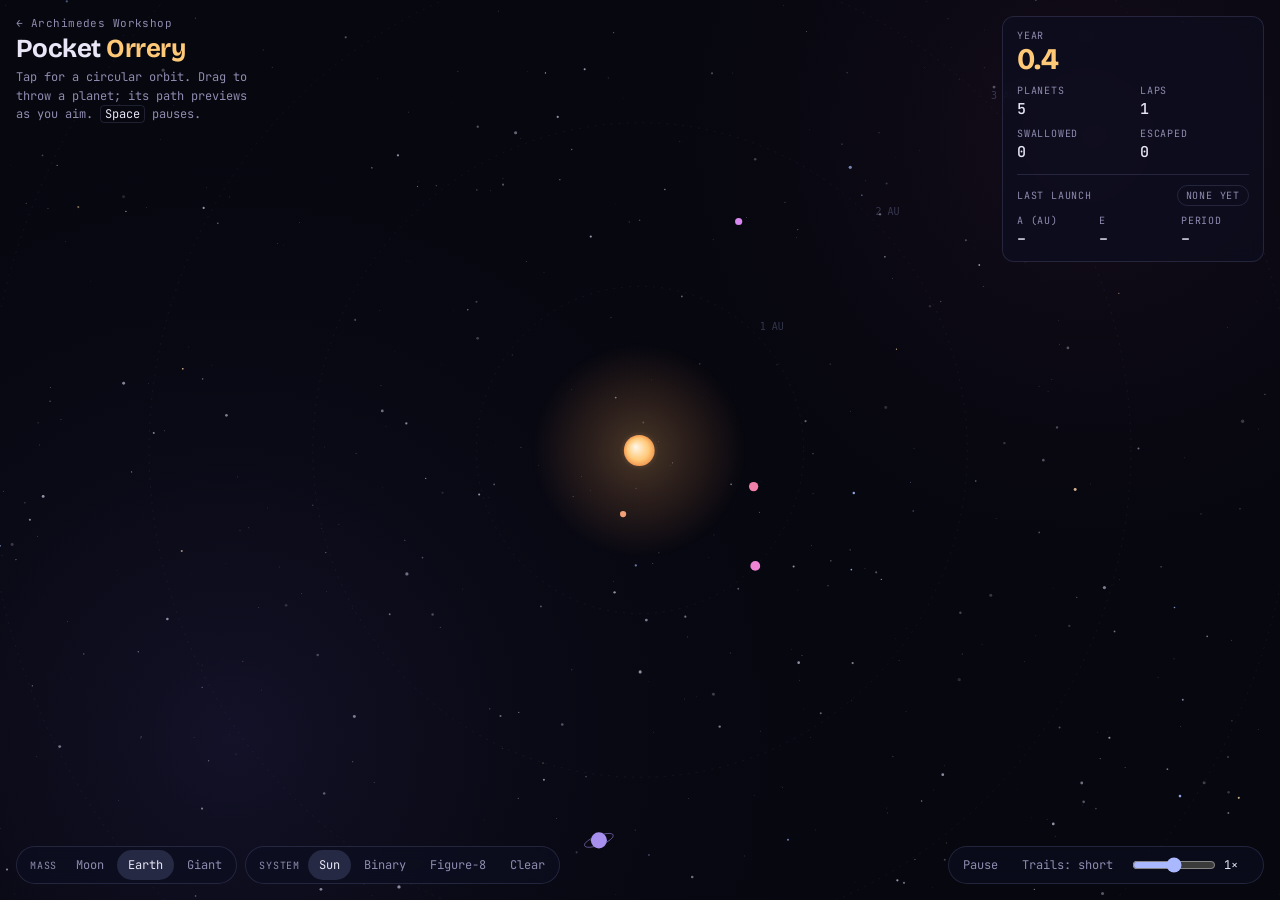
<file: orrery/index.html>
<!doctype html>
<html lang="en">
<head>
<meta charset="utf-8">
<meta name="viewport" content="width=device-width, initial-scale=1, viewport-fit=cover">
<style>:root{padding-top:env(safe-area-inset-top,0px);padding-bottom:env(safe-area-inset-bottom,0px)}body{margin:0;font:14px system-ui,-apple-system,'Segoe UI',sans-serif}img{max-width:100%}[hidden]{display:none!important}</style>
<title>Pocket Orrery</title>
<link rel="preconnect" href="https://fonts.googleapis.com">
<link rel="preconnect" href="https://fonts.gstatic.com" crossorigin>
<link rel="stylesheet" href="https://fonts.googleapis.com/css2?family=Bricolage+Grotesque:opsz,wght@12..96,500;12..96,700&family=JetBrains+Mono:wght@400;500&display=swap">
<style>
/* Layout: full-bleed night sky canvas; a thin instrument HUD pinned to the top and bottom edges */
:root {
  --void: #06070f;
  --fg: #e9e7f7;
  --muted: #8f8cb0;
  --line: rgba(160, 170, 230, 0.16);
  --panel: rgba(13, 15, 33, 0.66);
  --sun: #ffc978;
  --accent: #a9b8ff;
  --escape: #ff86ad;
  --display: "Bricolage Grotesque", ui-sans-serif, system-ui, sans-serif;
  --mono: "JetBrains Mono", ui-monospace, "Cascadia Mono", Consolas, monospace;
  color-scheme: dark;
}
html, body { height: 100%; }
body {
  background: var(--void);
  color: var(--fg);
  overflow: hidden;
  font-family: var(--mono);
  font-size: 12px;
  -webkit-font-smoothing: antialiased;
}
canvas { position: fixed; inset: 0; width: 100%; height: 100%; display: block; }
#fg { touch-action: none; cursor: crosshair; }

.hud {
  position: fixed; left: 0; right: 0;
  display: flex; flex-wrap: wrap; gap: 10px;
  justify-content: space-between;
  pointer-events: none;
  padding-left: max(16px, env(safe-area-inset-left, 0px));
  padding-right: max(16px, env(safe-area-inset-right, 0px));
}
.top { top: 0; align-items: flex-start; padding-block: calc(16px + env(safe-area-inset-top, 0px)) 0; }
.bottom { bottom: 0; align-items: flex-end; padding-block: 0 calc(16px + env(safe-area-inset-bottom, 0px)); }

.brand { display: grid; gap: 6px; max-width: 34ch; }
h1 {
  margin: 0;
  font-family: var(--display);
  font-weight: 700;
  font-size: 26px;
  letter-spacing: -0.02em;
  line-height: 1;
  text-wrap: balance;
}
h1 span { color: var(--sun); }
.hint { margin: 0; color: var(--muted); line-height: 1.55; }
.hint kbd {
  font: inherit; color: var(--fg);
  border: 1px solid var(--line); border-radius: 4px; padding: 0 4px;
}

.readout {
  width: 232px; max-width: 100%;
  background: var(--panel);
  border: 1px solid var(--line);
  border-radius: 12px;
  backdrop-filter: blur(8px);
  -webkit-backdrop-filter: blur(8px);
  padding: 12px 14px;
  display: grid; gap: 12px;
  font-variant-numeric: tabular-nums;
}
dl { margin: 0; display: grid; grid-template-columns: 1fr 1fr; gap: 8px 14px; }
dl div { display: grid; gap: 2px; min-width: 0; }
dt { color: var(--muted); font-size: 10px; text-transform: uppercase; letter-spacing: 0.08em; }
dd { margin: 0; font-size: 15px; font-weight: 500; }
.stats .year { grid-column: 1 / -1; }
.stats .year dd { font-family: var(--display); font-size: 30px; font-weight: 700; letter-spacing: -0.02em; line-height: 1.05; color: var(--sun); }
.orbit { border-top: 1px solid var(--line); padding-top: 10px; display: grid; gap: 8px; }
.orbit dl { grid-template-columns: repeat(3, 1fr); }
.orbit-head { display: flex; justify-content: space-between; align-items: center; gap: 8px; }
.orbit-head span:first-child { color: var(--muted); font-size: 10px; text-transform: uppercase; letter-spacing: 0.08em; }
.pill {
  font-size: 10px; text-transform: uppercase; letter-spacing: 0.08em;
  padding: 3px 8px; border-radius: 999px;
  border: 1px solid var(--line); color: var(--muted);
}
.pill[data-s="bound"] { color: var(--accent); border-color: currentColor; }
.pill[data-s="escape"] { color: var(--escape); border-color: currentColor; }
.pill[data-s="impact"] { color: var(--sun); border-color: currentColor; }

.group {
  pointer-events: auto;
  display: flex; align-items: center; gap: 2px;
  padding: 3px;
  background: var(--panel);
  border: 1px solid var(--line);
  border-radius: 999px;
  backdrop-filter: blur(8px);
  -webkit-backdrop-filter: blur(8px);
}
.group .label { color: var(--muted); font-size: 10px; text-transform: uppercase; letter-spacing: 0.08em; padding: 0 6px 0 10px; }
button {
  font: inherit; color: var(--muted);
  background: transparent; border: 0; border-radius: 999px;
  padding: 7px 11px; cursor: pointer;
  transition: color 0.15s, background-color 0.15s;
}
button:hover { color: var(--fg); }
button[aria-pressed="true"] { background: rgba(169, 184, 255, 0.16); color: var(--fg); }
button:focus-visible, input:focus-visible { outline: 2px solid var(--accent); outline-offset: 1px; }
input[type="range"] { width: 84px; accent-color: var(--accent); margin: 0 6px; }
#speedVal { min-width: 4ch; color: var(--fg); font-variant-numeric: tabular-nums; padding-right: 8px; }
.groups { display: flex; flex-wrap: wrap; gap: 8px; }

@media (max-width: 600px) {
  h1 { font-size: 21px; }
  .brand { max-width: none; flex: 1 1 100%; }
  .readout { width: 100%; padding: 10px 12px; gap: 8px; }
  .readout > dl { grid-template-columns: repeat(5, 1fr); gap: 6px; }
  .stats .year { grid-column: auto; }
  .stats .year dd { font-size: 13px; font-family: var(--mono); font-weight: 500; }
  .keys { display: none; }
  dd { font-size: 13px; }
  dt { font-size: 9px; letter-spacing: 0.04em; }
  button { padding: 6px 9px; }
  .groups { gap: 6px; }
}
.home{pointer-events:auto;justify-self:start;color:var(--muted);font-size:11px;text-decoration:none;letter-spacing:.04em}.home:hover{color:var(--fg)}
</style>
<script src="../catalog.js?v=1" defer></script>
<script src="../shell.js?v=1" defer></script>
</head>
<body>

<canvas id="bg" aria-hidden="true"></canvas>
<canvas id="tr" aria-hidden="true"></canvas>
<canvas id="fg" aria-label="Orbit sandbox. Tap to place a planet in a circular orbit, drag to throw one."></canvas>

<header class="hud top">
  <div class="brand"><a class="home" href="../">&larr; Archimedes Workshop</a>
    <h1>Pocket <span>Orrery</span></h1>
    <p class="hint">Tap for a circular orbit. Drag to throw a planet; its path previews as you aim.<span class="keys"> <kbd>Space</kbd> pauses.</span></p>
  </div>
  <div class="readout" aria-live="off">
    <dl class="stats">
      <div class="year"><dt>Year</dt><dd id="rYear">0.0</dd></div>
      <div><dt>Planets</dt><dd id="rCount">0</dd></div>
      <div><dt title="Most laps completed by one planet">Laps</dt><dd id="rBest">0</dd></div>
      <div><dt>Swallowed</dt><dd id="rSwal">0</dd></div>
      <div><dt>Escaped</dt><dd id="rEsc">0</dd></div>
    </dl>
    <div class="orbit">
      <div class="orbit-head"><span id="oTitle">Last launch</span><span class="pill" id="oStatus">none yet</span></div>
      <dl>
        <div><dt>a (AU)</dt><dd id="oA">–</dd></div>
        <div><dt>e</dt><dd id="oE">–</dd></div>
        <div><dt>Period</dt><dd id="oT">–</dd></div>
      </dl>
    </div>
  </div>
</header>

<footer class="hud bottom">
  <div class="groups">
    <div class="group" role="group" aria-label="Planet size">
      <span class="label">Mass</span>
      <button type="button" id="szMoon" data-size="moon" aria-pressed="false">Moon</button>
      <button type="button" id="szEarth" data-size="earth" aria-pressed="true">Earth</button>
      <button type="button" id="szGiant" data-size="giant" aria-pressed="false">Giant</button>
    </div>
    <div class="group" role="group" aria-label="Star systems">
      <span class="label">System</span>
      <button type="button" id="psSol" data-preset="sol" aria-pressed="true">Sun</button>
      <button type="button" id="psBin" data-preset="binary" aria-pressed="false">Binary</button>
      <button type="button" id="psFig" data-preset="figure8" aria-pressed="false">Figure-8</button>
      <button type="button" id="psEmpty" data-preset="empty" aria-pressed="false">Clear</button>
    </div>
  </div>
  <div class="group" role="group" aria-label="Playback">
    <button type="button" id="pauseBtn" aria-pressed="false">Pause</button>
    <button type="button" id="trailBtn">Trails: short</button>
    <input type="range" id="speed" min="0" max="4" step="1" value="2" aria-label="Simulation speed">
    <span id="speedVal">1×</span>
  </div>
</footer>

<script>
(() => {
  // Units: 1 AU = 150 world px, the Sun = 5000 mass units, G = 1.
  // One "year" is the period of a circular orbit at 1 AU around one solar mass,
  // so Kepler's third law reads T[yr] = a[AU]^1.5 for the Sun preset.
  const AU = 150, M_SUN = 5000, G = 1, EPS2 = 36, DT = 0.25;
  const YEAR = 2 * Math.PI * Math.sqrt(AU ** 3 / (G * M_SUN));
  const MASSES = { moon: 0.4, earth: 3, giant: 24 };
  const SPEEDS = [0.25, 0.5, 1, 2, 4];
  const TRAILS = [["off", 1], ["short", 0.02], ["long", 0.005]];
  const MAX_BODIES = 160;

  const $ = (id) => document.getElementById(id);
  const bgC = $("bg"), trC = $("tr"), fgC = $("fg");
  const bg = bgC.getContext("2d"), tr = trC.getContext("2d"), fg = fgC.getContext("2d");
  const css = getComputedStyle(document.documentElement);
  const SUN = css.getPropertyValue("--sun").trim() || "#ffc978";
  const MUTED = css.getPropertyValue("--muted").trim() || "#8f8cb0";

  let W = 0, H = 0, DPR = 1, S = 1;
  let bodies = [], flashes = [], simTime = 0, acc = 0, nextId = 1;
  let paused = false, speedIdx = 2, trailIdx = 1, size = "earth", preset = "sol";
  let stats = { swallowed: 0, escaped: 0, best: 0 };
  let aim = null, lastOrbit = null, lastFrame = performance.now(), frame = 0;

  // ---------- bodies ----------
  const radiusFor = (m, star) => star ? 9 + Math.cbrt(m) * 0.3 : 1.6 + 2 * Math.cbrt(m);

  function addBody(o) {
    const b = {
      id: nextId++, x: o.x, y: o.y, vx: o.vx || 0, vy: o.vy || 0, m: o.m,
      star: !!o.star, r: radiusFor(o.m, o.star), color: o.color || SUN,
      ax: 0, ay: 0, px: o.x, py: o.y, ang: 0, theta: null, dead: false,
    };
    bodies.push(b);
    return b;
  }

  function starCenter(list = bodies) {
    let m = 0, x = 0, y = 0, vx = 0, vy = 0;
    for (const b of list) if (b.star && !b.dead) { m += b.m; x += b.m * b.x; y += b.m * b.y; vx += b.m * b.vx; vy += b.m * b.vy; }
    return m ? { m, x: x / m, y: y / m, vx: vx / m, vy: vy / m } : null;
  }

  function orbitOf(x, y, vx, vy) {
    const c = starCenter();
    if (!c) return null;
    const rx = x - c.x, ry = y - c.y, ux = vx - c.vx, uy = vy - c.vy, mu = G * c.m;
    const r = Math.hypot(rx, ry), v2 = ux * ux + uy * uy;
    const E = v2 / 2 - mu / r, rv = rx * ux + ry * uy;
    const ex = ((v2 - mu / r) * rx - rv * ux) / mu, ey = ((v2 - mu / r) * ry - rv * uy) / mu;
    const bound = E < 0, a = bound ? -mu / (2 * E) : Infinity;
    const T = bound ? 2 * Math.PI * Math.sqrt(a ** 3 / mu) / YEAR : null;
    return { a, e: Math.hypot(ex, ey), T, bound };
  }

  // Warm amber for tight orbits, through rose and violet, to blue for wide ones.
  function colorFor(o) {
    if (!o) return "hsl(230 30% 82%)";
    if (!o.bound) return "hsl(340 90% 76%)";
    const t = Math.min(1, Math.max(0, Math.log(o.a / AU / 0.3) / Math.log(4 / 0.3)));
    return `hsl(${(38 - t * 178 + 360) % 360} ${82 - t * 10}% ${70 + t * 6}%)`;
  }

  function circularVel(x, y) {
    const c = starCenter();
    if (!c) return { vx: 0, vy: 0 };
    const rx = x - c.x, ry = y - c.y, r = Math.hypot(rx, ry) || 1, v = Math.sqrt(G * c.m / r);
    return { vx: c.vx + (ry / r) * v, vy: c.vy - (rx / r) * v };
  }

  function addPlanet(x, y, vx, vy, m) {
    const o = orbitOf(x, y, vx, vy);
    const planets = bodies.filter((b) => !b.star);
    if (planets.length >= MAX_BODIES) planets[0].dead = true;
    addBody({ x, y, vx, vy, m, color: colorFor(o) });
    return o;
  }

  // ---------- physics ----------
  function computeAcc() {
    const n = bodies.length;
    for (let i = 0; i < n; i++) { bodies[i].ax = 0; bodies[i].ay = 0; }
    for (let i = 0; i < n; i++) {
      const a = bodies[i];
      for (let j = i + 1; j < n; j++) {
        const b = bodies[j];
        const dx = b.x - a.x, dy = b.y - a.y, d2 = dx * dx + dy * dy + EPS2;
        const f = G / (d2 * Math.sqrt(d2));
        a.ax += b.m * dx * f; a.ay += b.m * dy * f;
        b.ax -= a.m * dx * f; b.ay -= a.m * dy * f;
      }
    }
  }

  function step(dt) {
    computeAcc();
    for (const b of bodies) { b.vx += b.ax * dt / 2; b.vy += b.ay * dt / 2; b.x += b.vx * dt; b.y += b.vy * dt; }
    computeAcc();
    for (const b of bodies) { b.vx += b.ax * dt / 2; b.vy += b.ay * dt / 2; }
    collide();
    track();
    simTime += dt;
  }

  function collide() {
    const n = bodies.length;
    let any = false;
    for (let i = 0; i < n; i++) {
      const a = bodies[i];
      if (a.dead) continue;
      for (let j = i + 1; j < n; j++) {
        const b = bodies[j];
        if (b.dead) continue;
        const dx = b.x - a.x, dy = b.y - a.y, rr = (a.r + b.r) * 0.85;
        if (dx * dx + dy * dy < rr * rr) { merge(a, b); any = true; if (a.dead) break; }
      }
    }
    const c = starCenter();
    for (const b of bodies) {
      if (b.dead || b.star) continue;
      const cx = c ? c.x : 0, cy = c ? c.y : 0;
      if (Math.hypot(b.x - cx, b.y - cy) > 2600) { b.dead = true; stats.escaped++; any = true; }
    }
    if (any) bodies = bodies.filter((b) => !b.dead);
  }

  function merge(a, b) {
    const big = (a.star && !b.star) || (a.star === b.star && a.m >= b.m) ? a : b;
    const small = big === a ? b : a;
    const m = a.m + b.m;
    big.vx = (a.m * a.vx + b.m * b.vx) / m; big.vy = (a.m * a.vy + b.m * b.vy) / m;
    big.x = (a.m * a.x + b.m * b.x) / m; big.y = (a.m * a.y + b.m * b.y) / m;
    big.px = big.x; big.py = big.y;
    big.m = m; big.r = radiusFor(m, big.star);
    big.ang = Math.max(big.ang, small.ang);
    if (big.star && !small.star) stats.swallowed++;
    flashes.push({ x: small.x, y: small.y, t: 0, r: small.r * (small.star ? 10 : 5), color: small.star ? SUN : small.color });
    small.dead = true;
  }

  // Unwrap each planet's angle around the stars' barycenter to count completed orbits.
  function track() {
    const c = starCenter();
    if (!c) return;
    for (const b of bodies) {
      if (b.star) continue;
      const th = Math.atan2(b.y - c.y, b.x - c.x);
      if (b.theta !== null) {
        let d = th - b.theta;
        if (d > Math.PI) d -= 2 * Math.PI; else if (d < -Math.PI) d += 2 * Math.PI;
        b.ang += d;
        const orbits = Math.abs(b.ang) / (2 * Math.PI);
        if (orbits > stats.best) stats.best = orbits;
      }
      b.theta = th;
    }
  }

  // Integrate a test particle forward with the stars moving too (planets ignored).
  function predict(x, y, vx, vy) {
    const stars = bodies.filter((b) => b.star).map((b) => ({ x: b.x, y: b.y, vx: b.vx, vy: b.vy, m: b.m, r: b.r }));
    const p = { x, y, vx, vy }, pts = [[x, y]], dt = 0.5;
    let ang = 0, theta = null, hit = false;
    const accel = () => {
      const out = stars.map(() => [0, 0]), pa = [0, 0];
      for (let i = 0; i < stars.length; i++) {
        const a = stars[i];
        let dx = a.x - p.x, dy = a.y - p.y, d2 = dx * dx + dy * dy + EPS2, f = G / (d2 * Math.sqrt(d2));
        pa[0] += a.m * dx * f; pa[1] += a.m * dy * f;
        for (let j = i + 1; j < stars.length; j++) {
          const b = stars[j];
          dx = b.x - a.x; dy = b.y - a.y; d2 = dx * dx + dy * dy + EPS2; f = G / (d2 * Math.sqrt(d2));
          out[i][0] += b.m * dx * f; out[i][1] += b.m * dy * f;
          out[j][0] -= a.m * dx * f; out[j][1] -= a.m * dy * f;
        }
      }
      return [out, pa];
    };
    for (let k = 0; k < 1600; k++) {
      let [sa, pa] = accel();
      stars.forEach((s, i) => { s.vx += sa[i][0] * dt / 2; s.vy += sa[i][1] * dt / 2; s.x += s.vx * dt; s.y += s.vy * dt; });
      p.vx += pa[0] * dt / 2; p.vy += pa[1] * dt / 2; p.x += p.vx * dt; p.y += p.vy * dt;
      [sa, pa] = accel();
      stars.forEach((s, i) => { s.vx += sa[i][0] * dt / 2; s.vy += sa[i][1] * dt / 2; });
      p.vx += pa[0] * dt / 2; p.vy += pa[1] * dt / 2;
      if (k % 2 === 0) pts.push([p.x, p.y]);
      if (stars.some((s) => Math.hypot(s.x - p.x, s.y - p.y) < s.r)) { hit = true; pts.push([p.x, p.y]); break; }
      if (Math.hypot(p.x, p.y) > 2600) break;
      const c = starCenter(stars.map((s) => ({ ...s, star: true })));
      if (c) {
        const th = Math.atan2(p.y - c.y, p.x - c.x);
        if (theta !== null) { let d = th - theta; if (d > Math.PI) d -= 2 * Math.PI; else if (d < -Math.PI) d += 2 * Math.PI; ang += d; }
        theta = th;
        if (Math.abs(ang) > 2 * Math.PI * 1.04) break;
      }
    }
    return { pts, hit };
  }

  // ---------- presets ----------
  function loadPreset(name) {
    preset = name;
    bodies = []; flashes = []; simTime = 0; acc = 0; lastOrbit = null;
    stats = { swallowed: 0, escaped: 0, best: 0 };
    const ring = (aAU, m) => {
      const th = Math.random() * Math.PI * 2, x = Math.cos(th) * aAU * AU, y = Math.sin(th) * aAU * AU;
      const v = circularVel(x, y);
      addPlanet(x, y, v.vx, v.vy, m);
    };
    if (name === "sol" || name === "empty") {
      addBody({ x: 0, y: 0, m: M_SUN, star: true });
      // Mercury, Venus, Earth and Mars at their real distances; Jupiter pulled in to 2.4 AU so it fits.
      if (name === "sol") [[0.39, 0.25], [0.72, 2.4], [1, 3], [1.52, 0.6], [2.4, 24]].forEach(([a, m]) => ring(a, m));
    } else if (name === "binary") {
      const m = M_SUN / 2, d = 0.8 * AU, v = Math.sqrt(G * m / (2 * d));
      addBody({ x: d / 2, y: 0, vy: -v, m, star: true });
      addBody({ x: -d / 2, y: 0, vy: v, m, star: true, color: "#ffb38a" });
      [[1.7, 3], [2.4, 1.2]].forEach(([a, mm]) => ring(a, mm));
    } else if (name === "figure8") {
      // Chenciner–Montgomery figure-eight: three equal stars chasing each other on one curve.
      const m = 1500, L = AU, vs = Math.sqrt(G * m / L);
      const x1 = 0.97000436 * L, y1 = -0.24308753 * L, v3x = -0.93240737 * vs, v3y = -0.86473146 * vs;
      addBody({ x: x1, y: y1, vx: -v3x / 2, vy: -v3y / 2, m, star: true });
      addBody({ x: -x1, y: -y1, vx: -v3x / 2, vy: -v3y / 2, m, star: true, color: "#ffb38a" });
      addBody({ x: 0, y: 0, vx: v3x, vy: v3y, m, star: true, color: "#ffe2a8" });
      ring(2.7, 2);
    }
    document.querySelectorAll("[data-preset]").forEach((b) => b.setAttribute("aria-pressed", String(b.dataset.preset === name)));
    clearTrails();
    renderReadout();
  }

  // ---------- drawing ----------
  function resize() {
    W = innerWidth; H = innerHeight; DPR = Math.min(devicePixelRatio || 1, 2);
    S = Math.max(0.38, Math.min(1.25, Math.min(W, H) / 2 / (2.75 * AU)));
    for (const c of [bgC, trC, fgC]) { c.width = Math.round(W * DPR); c.height = Math.round(H * DPR); }
    drawSky();
    clearTrails();
  }
  const world = (ctx) => ctx.setTransform(DPR * S, 0, 0, DPR * S, DPR * W / 2, DPR * H / 2);

  function drawSky() {
    bg.setTransform(DPR, 0, 0, DPR, 0, 0);
    bg.fillStyle = "#06070f"; bg.fillRect(0, 0, W, H);
    const neb = (x, y, r, col) => { const g = bg.createRadialGradient(x, y, 0, x, y, r); g.addColorStop(0, col); g.addColorStop(1, "rgba(0,0,0,0)"); bg.fillStyle = g; bg.fillRect(0, 0, W, H); };
    neb(W * 0.18, H * 0.82, Math.max(W, H) * 0.55, "rgba(70,60,140,0.20)");
    neb(W * 0.85, H * 0.15, Math.max(W, H) * 0.45, "rgba(120,50,110,0.13)");
    let seed = 7;
    const rnd = () => ((seed = (seed * 16807) % 2147483647) / 2147483647);
    const n = Math.round(W * H / 2600);
    for (let i = 0; i < n; i++) {
      const x = rnd() * W, y = rnd() * H, s = rnd() ** 3 * 1.4 + 0.3, k = rnd();
      bg.fillStyle = k > 0.94 ? `rgba(255,214,170,${0.4 + rnd() * 0.5})` : k > 0.86 ? `rgba(170,190,255,${0.4 + rnd() * 0.5})` : `rgba(230,230,255,${0.15 + rnd() * 0.5})`;
      bg.beginPath(); bg.arc(x, y, s, 0, Math.PI * 2); bg.fill();
    }
    // Distance rings in AU around the origin.
    world(bg);
    bg.font = `${10 / S}px "JetBrains Mono", ui-monospace, monospace`;
    bg.lineWidth = 1 / S;
    for (let a = 1; a <= 4; a++) {
      bg.strokeStyle = "rgba(160,170,230,0.07)";
      bg.setLineDash([2 / S, 6 / S]);
      bg.beginPath(); bg.arc(0, 0, a * AU, 0, Math.PI * 2); bg.stroke();
      bg.setLineDash([]);
      bg.fillStyle = "rgba(160,170,230,0.28)";
      bg.fillText(`${a} AU`, a * AU * 0.7071 + 4 / S, -a * AU * 0.7071 - 4 / S);
    }
  }

  function clearTrails() {
    tr.setTransform(1, 0, 0, 1, 0, 0);
    tr.clearRect(0, 0, trC.width, trC.height);
    for (const b of bodies) { b.px = b.x; b.py = b.y; }
  }

  function drawTrails() {
    const [, fade] = TRAILS[trailIdx];
    tr.setTransform(1, 0, 0, 1, 0, 0);
    if (trailIdx === 0) { tr.clearRect(0, 0, trC.width, trC.height); }
    else if (!paused) {
      tr.globalCompositeOperation = "destination-out";
      tr.fillStyle = `rgba(0,0,0,${fade})`;
      tr.fillRect(0, 0, trC.width, trC.height);
    }
    world(tr);
    tr.lineCap = "butt";
    for (const b of bodies) {
      if (trailIdx !== 0 && (b.px !== b.x || b.py !== b.y)) {
        tr.strokeStyle = b.color;
        tr.globalAlpha = b.star ? 0.4 : 0.95;
        tr.lineWidth = (b.star ? 2 : Math.max(1.6, b.r * 0.5 * S)) / S;
        tr.beginPath(); tr.moveTo(b.px, b.py); tr.lineTo(b.x, b.y); tr.stroke();
      }
      b.px = b.x; b.py = b.y;
    }
    tr.globalAlpha = 1;
    tr.globalCompositeOperation = "source-over";
  }

  function drawScene() {
    fg.setTransform(1, 0, 0, 1, 0, 0);
    fg.clearRect(0, 0, fgC.width, fgC.height);
    world(fg);
    fg.globalCompositeOperation = "lighter";
    for (const b of bodies) {
      if (!b.star) continue;
      const g = fg.createRadialGradient(b.x, b.y, 0, b.x, b.y, b.r * 7);
      g.addColorStop(0, "rgba(255,220,160,0.55)");
      g.addColorStop(0.18, "rgba(255,180,100,0.22)");
      g.addColorStop(1, "rgba(255,140,80,0)");
      fg.fillStyle = g;
      fg.beginPath(); fg.arc(b.x, b.y, b.r * 7, 0, Math.PI * 2); fg.fill();
    }
    for (const f of flashes) {
      const k = f.t / 40, g = fg.createRadialGradient(f.x, f.y, 0, f.x, f.y, f.r * (0.4 + k));
      g.addColorStop(0, `rgba(255,240,220,${0.8 * (1 - k)})`);
      g.addColorStop(1, "rgba(255,200,150,0)");
      fg.fillStyle = g;
      fg.beginPath(); fg.arc(f.x, f.y, f.r * (0.4 + k), 0, Math.PI * 2); fg.fill();
    }
    fg.globalCompositeOperation = "source-over";
    for (const b of bodies) {
      const r = Math.max(b.r, 1.8 / S);
      if (b.star) {
        const g = fg.createRadialGradient(b.x - r * 0.25, b.y - r * 0.25, 0, b.x, b.y, r);
        g.addColorStop(0, "#fff8ec"); g.addColorStop(0.7, b.color); g.addColorStop(1, "#f29a52");
        fg.fillStyle = g;
      } else {
        fg.fillStyle = b.color;
      }
      fg.beginPath(); fg.arc(b.x, b.y, r, 0, Math.PI * 2); fg.fill();
      if (!b.star && b.m >= 15) {
        fg.strokeStyle = b.color; fg.globalAlpha = 0.55; fg.lineWidth = 1 / S;
        fg.beginPath(); fg.ellipse(b.x, b.y, r * 1.9, r * 0.6, -0.35, 0, Math.PI * 2); fg.stroke();
        fg.globalAlpha = 1;
      }
    }
    if (aim) drawAim();
  }

  function drawAim() {
    const { sx, sy, cx, cy, path, orbit } = aim;
    const col = colorFor(orbit), r = radiusFor(MASSES[size], false);
    if (aim.dragging && path) {
      const pts = path.pts, n = pts.length, chunk = 24;
      fg.lineWidth = 1.4 / S;
      fg.setLineDash([3 / S, 5 / S]);
      fg.strokeStyle = col;
      for (let i = 0; i < n - 1; i += chunk) {
        fg.globalAlpha = 0.9 * (1 - i / n) + 0.1;
        fg.beginPath(); fg.moveTo(pts[i][0], pts[i][1]);
        for (let j = i + 1; j <= Math.min(i + chunk, n - 1); j++) fg.lineTo(pts[j][0], pts[j][1]);
        fg.stroke();
      }
      fg.setLineDash([]);
      fg.globalAlpha = 1;
      if (path.hit) {
        const [hx, hy] = pts[n - 1], k = 5 / S;
        fg.strokeStyle = SUN; fg.lineWidth = 1.6 / S;
        fg.beginPath(); fg.moveTo(hx - k, hy - k); fg.lineTo(hx + k, hy + k); fg.moveTo(hx + k, hy - k); fg.lineTo(hx - k, hy + k); fg.stroke();
      }
      // Throw vector
      fg.strokeStyle = "rgba(233,231,247,0.7)"; fg.lineWidth = 1.2 / S;
      fg.beginPath(); fg.moveTo(sx, sy); fg.lineTo(cx, cy); fg.stroke();
      const ang = Math.atan2(cy - sy, cx - sx), h = 8 / S;
      fg.beginPath();
      fg.moveTo(cx, cy); fg.lineTo(cx - h * Math.cos(ang - 0.4), cy - h * Math.sin(ang - 0.4));
      fg.moveTo(cx, cy); fg.lineTo(cx - h * Math.cos(ang + 0.4), cy - h * Math.sin(ang + 0.4));
      fg.stroke();
    }
    fg.fillStyle = col;
    fg.beginPath(); fg.arc(sx, sy, Math.max(r, 1.8 / S), 0, Math.PI * 2); fg.fill();
    fg.strokeStyle = col; fg.globalAlpha = 0.5; fg.lineWidth = 1 / S;
    fg.beginPath(); fg.arc(sx, sy, r + 6 / S, 0, Math.PI * 2); fg.stroke();
    fg.globalAlpha = 1;
  }

  // ---------- readout ----------
  const fmt = (v, d) => (v === null || !isFinite(v) ? "∞" : v.toFixed(d));
  function renderReadout() {
    $("rYear").textContent = (simTime / YEAR).toFixed(1);
    $("rCount").textContent = bodies.filter((b) => !b.star).length;
    $("rSwal").textContent = stats.swallowed;
    $("rEsc").textContent = stats.escaped;
    $("rBest").textContent = Math.floor(stats.best);
    const o = aim && aim.dragging ? aim.orbit : lastOrbit;
    $("oTitle").textContent = aim && aim.dragging ? "Aiming" : "Last launch";
    const st = $("oStatus");
    if (!o) {
      st.textContent = bodies.some((b) => b.star) ? "none yet" : "no star";
      st.dataset.s = ""; $("oA").textContent = $("oE").textContent = $("oT").textContent = "–";
      return;
    }
    const s = o.hit ? "impact" : o.bound ? "bound" : "escape";
    st.dataset.s = s;
    st.textContent = s === "impact" ? "hits star" : s === "bound" ? "bound" : "escapes";
    $("oA").textContent = o.bound ? fmt(o.a / AU, 2) : "∞";
    $("oE").textContent = fmt(o.e, 2);
    $("oT").textContent = o.bound ? fmt(o.T, 2) + " yr" : "–";
  }

  // ---------- input ----------
  const toWorld = (e) => [(e.clientX - W / 2) / S, (e.clientY - H / 2) / S];
  const throwVel = () => {
    let vx = (aim.cx - aim.sx) * 0.045, vy = (aim.cy - aim.sy) * 0.045;
    const v = Math.hypot(vx, vy), cap = 30;
    if (v > cap) { vx *= cap / v; vy *= cap / v; }
    return { vx, vy };
  };
  function updateAim() {
    if (!aim.dragging) return;
    const { vx, vy } = throwVel();
    aim.path = predict(aim.sx, aim.sy, vx, vy);
    aim.orbit = orbitOf(aim.sx, aim.sy, vx, vy);
    if (aim.orbit) aim.orbit.hit = aim.path.hit;
    renderReadout();
  }

  fgC.addEventListener("pointerdown", (e) => {
    if (e.button !== 0 && e.pointerType === "mouse") return;
    fgC.setPointerCapture(e.pointerId);
    const [x, y] = toWorld(e);
    aim = { sx: x, sy: y, cx: x, cy: y, ex: e.clientX, ey: e.clientY, dragging: false, path: null, orbit: null };
  });
  fgC.addEventListener("pointermove", (e) => {
    if (!aim) return;
    [aim.cx, aim.cy] = toWorld(e);
    if (!aim.dragging && Math.hypot(e.clientX - aim.ex, e.clientY - aim.ey) > 6) aim.dragging = true;
    aim.dirty = true;
  });
  const release = () => {
    if (!aim) return;
    const m = MASSES[size];
    let o;
    if (aim.dragging) {
      const { vx, vy } = throwVel();
      o = addPlanet(aim.sx, aim.sy, vx, vy, m);
      if (o) o.hit = aim.path ? aim.path.hit : false;
    } else {
      const v = circularVel(aim.sx, aim.sy);
      o = addPlanet(aim.sx, aim.sy, v.vx, v.vy, m);
      if (o) o.hit = false;
    }
    lastOrbit = o;
    aim = null;
    renderReadout();
  };
  fgC.addEventListener("pointerup", release);
  fgC.addEventListener("pointercancel", () => { aim = null; renderReadout(); });

  document.querySelectorAll("[data-size]").forEach((btn) => btn.addEventListener("click", () => setSize(btn.dataset.size)));
  function setSize(s) {
    size = s;
    document.querySelectorAll("[data-size]").forEach((b) => b.setAttribute("aria-pressed", String(b.dataset.size === s)));
  }
  document.querySelectorAll("[data-preset]").forEach((btn) => btn.addEventListener("click", () => loadPreset(btn.dataset.preset)));
  const pauseBtn = $("pauseBtn");
  function setPaused(p) {
    paused = p;
    pauseBtn.textContent = p ? "Play" : "Pause";
    pauseBtn.setAttribute("aria-pressed", String(p));
  }
  pauseBtn.addEventListener("click", () => setPaused(!paused));
  $("trailBtn").addEventListener("click", () => {
    trailIdx = (trailIdx + 1) % TRAILS.length;
    $("trailBtn").textContent = `Trails: ${TRAILS[trailIdx][0]}`;
  });
  $("speed").addEventListener("input", (e) => {
    speedIdx = +e.target.value;
    $("speedVal").textContent = `${SPEEDS[speedIdx]}×`;
  });
  addEventListener("keydown", (e) => {
    if (e.target instanceof HTMLButtonElement || e.target instanceof HTMLInputElement) return;
    if (e.code === "Space") { e.preventDefault(); setPaused(!paused); }
    else if (e.key === "1") setSize("moon");
    else if (e.key === "2") setSize("earth");
    else if (e.key === "3") setSize("giant");
  });
  addEventListener("resize", resize);

  // ---------- loop ----------
  function tick(now) {
    const elapsed = Math.min(50, now - lastFrame);
    lastFrame = now;
    if (!paused) {
      acc += SPEEDS[speedIdx] * elapsed / 16.667;
      let n = 0;
      while (acc >= DT && n < 80) { step(DT); acc -= DT; n++; }
      if (n === 80) acc = 0;
      for (const f of flashes) f.t += elapsed / 16.667;
      flashes = flashes.filter((f) => f.t < 40);
    }
    if (aim && aim.dirty) { aim.dirty = false; updateAim(); }
    drawTrails();
    drawScene();
    if (++frame % 8 === 0) renderReadout();
    requestAnimationFrame(tick);
  }

  function start(data) {
    resize();
    if (data && Array.isArray(data.bodies) && data.bodies.length) {
      for (const b of data.bodies) addBody(b);
      simTime = data.simTime || 0;
      stats = data.stats || stats;
      preset = data.preset || preset;
      document.querySelectorAll("[data-preset]").forEach((b) => b.setAttribute("aria-pressed", String(b.dataset.preset === preset)));
    } else {
      loadPreset("sol");
    }
    if (matchMedia("(prefers-reduced-motion: reduce)").matches) { speedIdx = 1; $("speed").value = 1; $("speedVal").textContent = "0.5×"; }
    window.claude?.hot?.snapshot?.(() => ({
      bodies: bodies.map(({ x, y, vx, vy, m, star, color }) => ({ x, y, vx, vy, m, star, color })),
      simTime, stats, preset,
    }));
    renderReadout();
    requestAnimationFrame(tick);
  }
  window.claude?.hot?.ready ? window.claude.hot.ready(start) : start(window.claude?.hot?.data ?? {});
})();
</script>

</body>
</html>
</file>
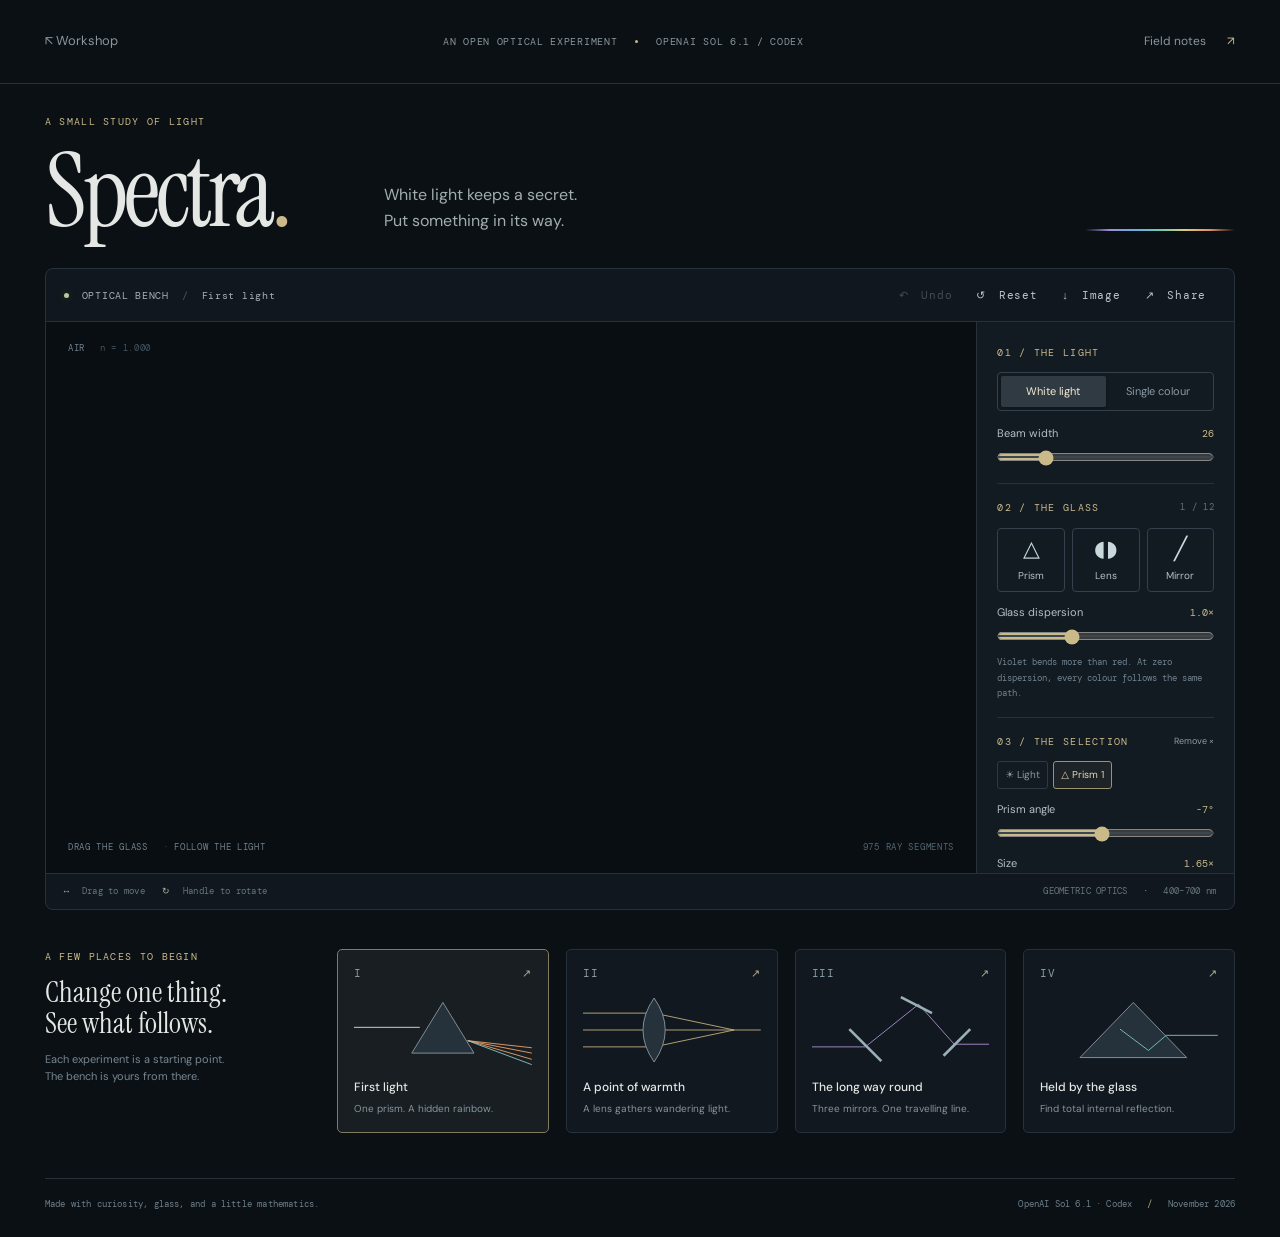
<file: spectra/index.html>
<!doctype html>
<html lang="en">
<head>
<meta charset="utf-8">
<meta name="viewport" content="width=device-width,initial-scale=1,viewport-fit=cover">
<meta name="theme-color" content="#0b1015">
<meta name="description" content="An optical bench for the curious. Sculpt white light with glass, split a spectrum, and follow the paths of individual wavelengths.">
<title>Spectra · Archimedes Workshop</title>
<link rel="stylesheet" href="style.css">
<script src="../catalog.js" defer></script>
<script src="../shell.js" defer></script>
<script src="optics.js" defer></script>
<script src="app.js" defer></script>
</head>
<body>
<header class="mast">
  <a class="workshop" href="../">↖ Workshop</a>
  <span class="edition">AN OPEN OPTICAL EXPERIMENT <i></i> OPENAI SOL 6.1 / CODEX</span>
  <button id="about" class="quiet">Field notes <span>↗</span></button>
</header>
<main>
  <div class="intro">
    <div><p class="eyebrow">A SMALL STUDY OF LIGHT</p><h1>Spectra<span>.</span></h1></div>
    <p>White light keeps a secret.<br>Put something in its way.</p>
    <div class="spectrum" aria-hidden="true"></div>
  </div>
  <section class="instrument" aria-label="Interactive optical bench">
    <div class="bench-top">
      <div class="bench-label"><span class="live-dot"></span> OPTICAL BENCH <span class="muted">/</span> <span id="scene-name">First light</span></div>
      <div class="actions"><button id="undo" aria-label="Undo last edit" title="Undo (Ctrl+Z)" disabled>↶ <span>Undo</span></button><button id="reset" aria-label="Reset experiment" title="Restore this experiment">↺ <span>Reset</span></button><button id="save" aria-label="Save image">↓ <span>Image</span></button><button id="share" aria-label="Share arrangement">↗ <span>Share</span></button></div>
    </div>
    <div class="workspace">
      <div class="stage" id="stage">
        <canvas id="bench" tabindex="0" aria-label="Optical bench. Drag an object to move it, drag its circular handle to rotate. Select objects using the list below; arrow keys move the selection, Shift plus arrows rotates it."></canvas>
        <div class="stage-label top-left">AIR <span>n = 1.000</span></div>
        <div class="stage-label bottom-left" id="canvas-hint">DRAG THE GLASS <span>·</span> FOLLOW THE LIGHT</div>
        <div class="stage-label bottom-right" id="ray-count"></div>
      </div>
      <aside class="controls" aria-label="Bench controls">
        <p class="eyebrow">01 / THE LIGHT</p>
        <div class="segmented" aria-label="Light spectrum"><button id="white" aria-pressed="true">White light</button><button id="mono" aria-pressed="false">Single colour</button></div>
        <label class="range-row" id="wave-row" hidden><span>Wavelength <output id="wave-out">540 nm</output></span><input id="wavelength" type="range" min="400" max="700" value="540" step="5"></label>
        <label class="range-row"><span>Beam width <output id="width-out">22</output></span><input id="width" type="range" min="2" max="120" value="22"></label>
        <div class="rule"></div>
        <div class="section-heading"><p class="eyebrow">02 / THE GLASS</p><span id="object-count"></span></div>
        <div class="add-tools"><button data-add="prism"><span>△</span>Prism</button><button data-add="lens"><span>◖◗</span>Lens</button><button data-add="mirror"><span>╱</span>Mirror</button></div>
        <label class="range-row"><span>Glass dispersion <output id="disp-out">1.0×</output></span><input id="dispersion" type="range" min="0" max="3" step="0.1" value="1"></label>
        <p class="micro">Violet bends more than red. At zero dispersion, every colour follows the same path.</p>
        <div class="rule"></div>
        <div class="section-heading"><p class="eyebrow">03 / THE SELECTION</p><button id="remove" class="text-button" title="Remove selected optic">Remove ×</button></div>
        <div id="object-list" class="object-list" aria-label="Select an object"></div>
        <label class="range-row"><span id="angle-label">Prism angle <output id="angle-out">0°</output></span><input id="angle" type="range" min="-180" max="180" step="1" value="0"></label>
        <label class="range-row" id="size-row"><span>Size <output id="size-out">1.0×</output></span><input id="size" type="range" min="0.4" max="2" step="0.05" value="1"></label>
        <div class="rule"></div>
        <label class="toggle"><input id="reflections" type="checkbox"><span>Faint reflections</span><span class="switch"></span></label>
        <label class="toggle"><input id="normals" type="checkbox"><span>Surface normals</span><span class="switch"></span></label>
        <label class="toggle"><input id="sweep" type="checkbox"><span>Sweep the beam</span><span class="switch"></span></label>
      </aside>
    </div>
    <div class="bench-bottom"><span><b>↔</b> Drag to move <b>↻</b> Handle to rotate</span><span>GEOMETRIC OPTICS <i>·</i> 400–700 nm</span></div>
  </section>
  <section class="experiments" aria-label="Composed experiments">
    <div class="experiment-intro"><p class="eyebrow">A FEW PLACES TO BEGIN</p><h2>Change one thing.<br>See what follows.</h2><p>Each experiment is a starting point.<br>The bench is yours from there.</p></div>
    <button class="experiment active" data-preset="prism" aria-pressed="true"><span class="experiment-no">I <span>↗</span></span><svg viewBox="0 0 200 78" aria-hidden="true"><path d="M0 36H74" stroke="#e6e5d9"/><path d="M100 8L135 65H65Z" fill="#25323b" stroke="#8b9aa3"/><path d="M128 51L200 59M128 51L200 65M128 51L200 72" fill="none" stroke="#eda469"/><path d="M128 51L200 78" stroke="#86c6c5"/></svg><strong>First light</strong><p>One prism. A hidden rainbow.</p></button>
    <button class="experiment" data-preset="focus" aria-pressed="false"><span class="experiment-no">II <span>↗</span></span><svg viewBox="0 0 200 78" aria-hidden="true"><path d="M0 20H80L170 39M0 58H80L170 39M0 39H200" stroke="#c4af7b" fill="none"/><path d="M80 3Q105 39 80 75Q55 39 80 3Z" fill="#25323b" stroke="#8b9aa3"/></svg><strong>A point of warmth</strong><p>A lens gathers wandering light.</p></button>
    <button class="experiment" data-preset="fold" aria-pressed="false"><span class="experiment-no">III <span>↗</span></span><svg viewBox="0 0 200 78" aria-hidden="true"><path d="M0 58H60L120 10L160 55H200" stroke="#ac92d2" fill="none"/><path d="M42 38L78 74M100 2L135 20M148 68L178 38" stroke="#9aafb7" stroke-width="3"/></svg><strong>The long way round</strong><p>Three mirrors. One travelling line.</p></button>
    <button class="experiment" data-preset="internal" aria-pressed="false"><span class="experiment-no">IV <span>↗</span></span><svg viewBox="0 0 200 78" aria-hidden="true"><path d="M70 8L130 70H10Z" transform="translate(35 0)" fill="#25323b" stroke="#8b9aa3"/><path d="M90 38L122 62L142 45L200 45" fill="none" stroke="#7accc0"/></svg><strong>Held by the glass</strong><p>Find total internal reflection.</p></button>
  </section>
  <footer><span>Made with curiosity, glass, and a little mathematics.</span><span>OpenAI Sol 6.1 · Codex <i>/</i> November 2026</span></footer>
</main>
<div id="toast" role="status" aria-live="polite"></div>
<dialog id="notes"><div class="notes-head"><span class="eyebrow">SPECTRA / FIELD NOTES</span><button id="close-notes" aria-label="Close field notes">×</button></div><h2>Light takes<br>the interesting path.</h2><p>This is a two-dimensional optical bench. Each beam is a bundle of 25 wavelengths, traced separately through every glass surface. Move a prism and the rainbow moves because the paths have changed.</p><h3>Three rules, many possibilities</h3><p><b>Reflection.</b> The angle in equals the angle out. Mirrors return 96% of the incident light.</p><p><b>Refraction.</b> Snell’s law, n₁ sin θ₁ = n₂ sin θ₂, bends light at a boundary. Our glass uses an illustrative Cauchy law: n = 1.50 + 0.012D / λ², with λ in micrometres and D set by the dispersion slider.</p><p><b>Total internal reflection.</b> From glass toward air, a ray beyond the critical angle cannot escape. All its energy reflects back inside. Try rotating the source in the fourth experiment.</p><h3>A few honest approximations</h3><p>The lenses are circular arcs sampled into 80 straight edges; real lenses are smooth. Colours and glow are designed for a screen, not a spectrometer. There is no diffraction, interference, absorption, or out-of-plane light. Overlapping glass behaves as a single material. Weak branches below 1.2% and paths beyond 18 encounters are stopped.</p><p>“Faint reflections” traces the reflected part of each glass encounter using unpolarised Fresnel reflectance. With it off, that part is discarded to keep the main path legible.</p><h3>Make it your bench</h3><p>Select with the object list or by touching the canvas. Drag to move; use the round handle to turn. Arrow keys move the selected object, Shift + arrows rotate it; Alt makes either adjustment finer. Delete removes glass, Ctrl/Cmd + Z undoes an edit. Every edit is saved in this browser. Share makes a link containing the whole arrangement; Image saves the bench as a PNG.</p><p class="signature">Built by OpenAI Sol 6.1 in Codex.<br><a href="README.md">Model, verification, and source notes ↗</a></p></dialog>
</body>
</html>
</file>
<file: afterimage/style.css>
@charset "UTF-8";
:root{color-scheme:dark;--bg:#101819;--panel:#152022;--line:#2c3b3c;--ink:#e5ebe3;--dim:#95aaa7;--amber:#f4c77a;--mint:#8cddd0;--mono:Consolas,"Courier New",monospace;--sans:"Segoe UI",Arial,sans-serif}
*{box-sizing:border-box}body{margin:0;background:var(--bg);color:var(--ink);font:15px/1.5 var(--sans)}button,a,input,summary{-webkit-tap-highlight-color:transparent}button{font:inherit;color:inherit;cursor:pointer}button:disabled{opacity:.35;cursor:default}button,a,summary{touch-action:manipulation}a{color:inherit;text-decoration:none}button:focus-visible,a:focus-visible,canvas:focus-visible,summary:focus-visible,input:focus-visible{outline:2px solid var(--amber);outline-offset:5px}[hidden]{display:none!important}.topbar{height:70px;padding:0 4%;display:flex;align-items:center;justify-content:space-between;border-bottom:1px solid var(--line);font:11px var(--mono);letter-spacing:1px}.topbar a{font-size:13px;letter-spacing:0}.topbar>span{color:var(--dim)}.topbar button{border:0;background:none;font-size:12px}.topbar button span{border:1px solid var(--line);padding:3px 6px;margin-left:9px}main{max-width:1440px;margin:auto;padding:0 4%}.masthead{display:flex;justify-content:space-between;align-items:end;padding:39px 0 32px;gap:20px}.eyebrow{font:10px var(--mono);letter-spacing:2px;color:var(--mint);margin:0 0 12px}h1{font:500 clamp(40px,6.4vw,87px)/1 var(--sans);letter-spacing:-5px;margin:0}h1 span{font-weight:200;color:#9eb3ae}h1 i{font:300 .6em var(--sans);vertical-align:top;display:inline-block;margin:0 0 0 18px;color:var(--amber)}.lede{font-size:14px;color:#b1c2be;margin:0 0 4px;max-width:290px}.experiment{display:grid;grid-template-columns:minmax(0,1fr) 300px;border:1px solid var(--line);background:var(--panel)}.stage{min-width:0;position:relative;background:radial-gradient(ellipse at 50% 60%,#243637 0%,#172425 55%,#131e20 100%);display:flex;flex-direction:column}.stage-top{font:10px var(--mono);color:var(--dim);letter-spacing:1.5px;display:flex;justify-content:space-between;padding:21px 24px}.live-dot{display:inline-block;width:5px;height:5px;border-radius:50%;background:var(--amber);margin-right:7px;box-shadow:0 0 10px #f4c77a99}canvas{width:100%;height:470px;display:block;touch-action:manipulation}.legend{display:flex;justify-content:center;gap:25px;margin:auto 0 22px;font:10px var(--mono);color:var(--dim)}.legend span{display:flex;align-items:center;gap:7px}.legend i{width:8px;height:8px;display:inline-block}.you{background:var(--amber);border-radius:50%}.echo{border:1px solid var(--mint);border-radius:50%}.plate{border:1px solid #c4c0a3}.exit{border:1px solid var(--amber);transform:rotate(45deg)}.brief{border-left:1px solid var(--line);padding:24px;display:flex;flex-direction:column}.chamber-label{font:9px var(--mono);letter-spacing:1px;color:var(--dim);display:flex;align-items:center;justify-content:space-between}#chambers{display:flex;gap:6px}#chambers button{border:1px solid #405252;border-radius:50%;height:22px;width:22px;padding:0;background:transparent;color:var(--dim);font:10px var(--mono)}#chambers button[aria-current="true"]{background:var(--amber);border-color:var(--amber);color:#142121}#chambers button.solved:not([aria-current="true"]){border-color:var(--mint);color:var(--mint)}.brief-copy{margin-top:36px}.brief-copy .eyebrow{font-size:9px;margin-bottom:8px}h2{font:400 32px/1.1 Georgia,serif;letter-spacing:-.5px;margin:0 0 15px}.brief-copy>p:last-child{font-size:13px;color:var(--dim);min-height:60px}.readout{display:grid;grid-template-columns:1fr 1fr;padding:17px 0;border-top:1px solid var(--line);border-bottom:1px solid var(--line);gap:24px}.readout>div>span{display:block;font:9px var(--mono);letter-spacing:1.5px;color:var(--dim)}.readout strong{font:30px var(--mono);font-weight:400;display:block;margin-top:4px}.readout small{font-size:13px;color:var(--dim)}.status{color:var(--amber);font-size:12px;line-height:1.5;min-height:62px;padding:13px 0}.primary{border:1px solid var(--amber);background:var(--amber);color:#172022;padding:12px 15px;text-align:left;font-size:13px;font-weight:600;display:flex;justify-content:space-between;align-items:center}.primary:hover:not(:disabled){background:#ffda9c}kbd{font:10px var(--mono);border:1px solid #17202255;padding:1px 5px}.secondary{display:flex;justify-content:space-between;gap:8px;margin-top:13px}.secondary button{background:none;border:0;padding:5px 0;color:var(--dim);font-size:11px}.secondary button:hover{color:var(--ink)}.hint{border-top:1px solid var(--line);margin-top:20px;padding-top:14px;font-size:11px;color:var(--dim)}.hint summary{cursor:pointer}.hint p{line-height:1.7;color:var(--ink)}.transport{display:grid;grid-template-columns:230px minmax(0,1fr) 150px;gap:26px;align-items:center;border:1px solid var(--line);border-top:0;padding:20px 24px;background:#121c1e}.movement{display:flex;align-items:center;gap:17px}.movement p{font:10px/1.8 var(--mono);color:#c6d3ce}.movement p span{font-size:9px;color:var(--dim)}.dpad{display:grid;grid-template-columns:repeat(3,27px);grid-template-rows:repeat(3,25px);gap:3px}.dpad button{background:#1e2b2d;border:1px solid #3b4d4d;padding:0;line-height:1}.dpad button:hover{background:#3b4d4d}.dpad button:first-child{grid-column:2}.dpad button:nth-child(2){grid-row:2;grid-column:1}.dpad button:nth-child(3){grid-row:2;grid-column:2}.dpad button:nth-child(4){grid-row:2;grid-column:3}.dpad button:nth-child(5){grid-row:3;grid-column:2}.score{min-width:0}.score-heading{display:flex;justify-content:space-between;gap:8px;font:9px var(--mono);letter-spacing:1px;color:var(--dim)}.score-heading output{color:var(--amber);white-space:nowrap}input[type=range]{width:100%;margin:12px 0 5px;accent-color:var(--amber);height:15px;cursor:ew-resize}#tracks{display:flex;gap:8px;flex-wrap:wrap;min-height:20px}.track{font:9px var(--mono);padding:3px 7px;border:1px solid var(--line);color:var(--mint)}.track.present{color:var(--amber)}.timeline-note{font-size:10px;color:var(--dim);margin:6px 0 0}.erase{background:none;border:0;color:var(--dim);font-size:11px;display:flex;justify-content:space-between;gap:8px}footer{display:flex;justify-content:space-between;align-items:center;gap:20px;font:10px/1.8 var(--mono);color:var(--dim);padding:24px 0 30px}footer p{margin:0}footer b{font-weight:400;color:var(--ink)}footer span{display:block;font-size:9px;color:#6e8581}footer p:nth-child(2){text-align:center;font-family:Georgia,serif;font-size:13px}footer em{color:#b8c8c2}footer a{font-size:11px}.instructions{border:1px solid var(--line);padding:24px 30px;margin-bottom:25px;background:#1c292a}.instructions h2{font-size:24px}.instructions ol{padding-left:20px;display:grid;grid-template-columns:1fr 1fr;gap:15px 35px;font-size:13px;color:#b8c8c2}.instructions p{font-size:12px;color:var(--dim)}
@media(min-width:1400px){canvas{height:520px}}@media(max-width:1000px){.experiment{grid-template-columns:minmax(0,1fr) 270px}.brief{padding:20px}.transport{grid-template-columns:180px 1fr;gap:18px}.erase{grid-column:2;justify-content:start;padding:0}.movement{grid-row:1/3}.masthead .lede{max-width:240px}h1{letter-spacing:-3px}}
@media(max-width:700px){.topbar{height:55px}.topbar>span{display:none}main{padding:0 16px}.masthead{padding:28px 0 23px;display:block}h1{font-size:clamp(37px,10vw,65px);letter-spacing:-2.5px}h1 i{margin-left:12px}.lede{font-size:12px;margin-top:15px;max-width:none!important}.lede br{display:none}.eyebrow{font-size:8px;letter-spacing:1.7px}.experiment{display:flex;flex-direction:column}.stage-top{padding:15px;font-size:8px}canvas{height:340px}.legend{font-size:9px;gap:19px;margin:8px 0 19px}.brief{border-left:0;border-top:1px solid var(--line);padding:20px;display:grid;grid-template-columns:1fr 1fr;gap:12px 20px}.chamber-label{grid-column:1/-1}.brief-copy{grid-column:1/-1;margin-top:5px}.brief-copy .eyebrow{margin:0 0 7px}h2{font-size:27px;margin-bottom:9px}.brief-copy>p:last-child{min-height:0;margin:0;font-size:12px}.readout{grid-column:1/-1;padding:10px 0}.readout strong{font-size:23px}.readout>div{display:flex;align-items:center;gap:12px}.readout>div>span{font-size:8px}.readout small{font-size:11px}.status{grid-column:1/-1;min-height:0;padding:0;font-size:11px}.primary{grid-column:1/-1}.secondary{grid-column:1/-1;margin-top:0}.hint{grid-column:1/-1;margin-top:0;padding-top:10px}.hint p{margin-bottom:0}.transport{grid-template-columns:100px 1fr;gap:14px;padding:17px 14px}.movement{display:block}.movement p{font-size:8px;margin:8px 0 0}.movement p span{display:none}.score-heading{font-size:8px;display:block}.score-heading output{display:block;margin-top:7px}.timeline-note{font-size:9px}footer{align-items:start;flex-wrap:wrap;font-size:9px}footer p:nth-child(2){display:none}.instructions{padding:20px}.instructions ol{grid-template-columns:1fr}.instructions h2{font-size:22px}}
@media(prefers-reduced-motion:reduce){*{scroll-behavior:auto!important}}
.touch-controls{display:none}@media(max-width:700px){.touch-controls{display:flex;justify-content:center;gap:8px;margin:0 0 16px}.touch-controls button{width:44px;height:44px;border:1px solid #405252;background:#1e2b2d;font-size:19px}.touch-controls button:hover{background:#344849}.transport{grid-template-columns:1fr}.transport .movement{display:none}.transport .erase{grid-column:1}canvas{height:290px}}
</file>
<file: spectra/style.css>
@import url('https://fonts.googleapis.com/css2?family=DM+Sans:wght@400;450;500;600;700&family=DM+Mono:wght@400;500&family=Instrument+Serif:ital@0;1&display=swap');
:root{color-scheme:dark;--bg:#0b1015;--panel:#10171e;--line:#283139;--ink:#e5e7e4;--muted:#89969d;--gold:#caba8a;--mono:'DM Mono',Consolas,monospace;--sans:'DM Sans',system-ui,sans-serif;--serif:'Instrument Serif',Georgia,serif}
*{box-sizing:border-box}body{margin:0;background:var(--bg);color:var(--ink);font:14px/1.55 var(--sans);-webkit-font-smoothing:antialiased}button,input,a{-webkit-tap-highlight-color:transparent}button{font:inherit;color:inherit;cursor:pointer}button:disabled{opacity:.3;cursor:default}button,a,input{touch-action:manipulation}:focus-visible{outline:2px solid var(--gold);outline-offset:4px}[hidden]{display:none!important}a{color:inherit}button{border:0;background:none}p{margin:0}.mast{max-width:1600px;padding:24px 3.5%;margin:auto;display:flex;align-items:center;justify-content:space-between;border-bottom:1px solid var(--line)}.workshop{text-decoration:none;font-size:13px;color:var(--muted)}.workshop:hover{color:var(--ink)}.edition,.eyebrow,.stage-label,.bench-label,.bench-bottom,.experiment-no,footer,.micro,.actions button,.section-heading>span{font:10px/1.5 var(--mono);letter-spacing:.07em}.edition{color:var(--muted);display:flex;gap:18px;align-items:center}.edition i{width:3px;height:3px;background:var(--gold);border-radius:50%}.quiet{font-size:12px;color:var(--muted);padding:8px 0 8px 15px}.quiet span{margin-left:18px;color:var(--gold)}main{max-width:1600px;margin:auto;padding:0 3.5%}.intro{position:relative;display:flex;align-items:end;gap:8%;padding:43px 0 35px}.eyebrow{color:var(--gold);font-size:10px;letter-spacing:.13em}.intro h1{font:400 clamp(72px,9vw,126px)/.95 var(--serif);letter-spacing:-.04em;margin:14px 0 0}.intro h1 span{color:var(--gold)}.intro>p{font-size:16px;line-height:1.65;color:#a2adb1;padding-bottom:5px}.spectrum{margin-left:auto;margin-bottom:9px;width:150px;height:2px;background:linear-gradient(90deg,#aa8ce400,#a28cdc,#6bade0,#6dcbb1,#e0cb78,#df8f67,#dd6c6000)}.instrument{border:1px solid var(--line);border-radius:8px;overflow:hidden;background:var(--panel)}.bench-top{display:flex;align-items:center;justify-content:space-between;padding:12px 18px;border-bottom:1px solid var(--line);min-height:51px}.bench-label{color:#a6b1b7;font-size:10px;display:flex;gap:13px;align-items:center}.bench-label .muted{color:#495862}.live-dot{width:5px;height:5px;border-radius:50%;background:#b6c99d;box-shadow:0 0 8px #b6c94d44}.actions{display:flex;gap:4px}.actions button{padding:6px 10px;border-radius:3px;font-size:11px;color:#bdc6c9}.actions button:hover:not(:disabled){background:#27313a}.actions button span{margin-left:5px}.workspace{display:grid;grid-template-columns:minmax(0,1fr) 258px}.stage{position:relative;min-width:0;background:#090e13;align-self:stretch;display:flex;align-items:center;overflow:hidden}.stage canvas{display:block;width:100%;aspect-ratio:1200/760;touch-action:none;cursor:grab}.stage canvas:active{cursor:grabbing}.stage canvas:focus-visible{outline-offset:-4px}.stage-label{position:absolute;font-size:9px;pointer-events:none;color:#71808b;letter-spacing:.08em}.stage-label span{color:#445560;margin-left:9px}.top-left{top:20px;left:22px}.bottom-left{bottom:18px;left:22px}.bottom-right{right:22px;bottom:18px;color:#536570}.controls{padding:23px 20px;background:#121a22;border-left:1px solid var(--line)}.segmented{display:flex;border:1px solid #34404b;border-radius:4px;margin:12px 0 20px;padding:3px}.segmented button{flex:1;font-size:11px;padding:7px 2px;border-radius:2px;color:#8b9aa4;white-space:nowrap}.segmented button[aria-pressed=true]{background:#303a42;color:#f3ecd8;box-shadow:0 1px 3px #0004}.range-row{display:block;margin-top:15px}.range-row>span{display:flex;justify-content:space-between;font-size:11px;color:#b5bfc5;align-items:center}.range-row output{font:10px var(--mono);color:var(--gold)}input[type=range]{display:block;width:100%;height:20px;accent-color:var(--gold);cursor:pointer;margin:5px 0 0}input[type=range]::-webkit-slider-runnable-track{height:2px;background:#3a4650}input[type=range]::-webkit-slider-thumb{margin-top:-6px}.rule{height:1px;background:var(--line);margin:21px 0}.section-heading{display:flex;align-items:center;justify-content:space-between}.section-heading>span{font-size:9px;color:#61727e}.add-tools{display:flex;gap:7px;margin-top:13px}.add-tools button{flex:1;border:1px solid #34404b;border-radius:4px;font-size:10px;padding:8px 0;color:#b4c0c5}.add-tools button span{display:block;font-size:22px;line-height:1.1;color:#c9d9db;font-family:Georgia,serif;margin-bottom:6px}.add-tools button:hover{border-color:var(--gold);background:#202932}.micro{font-size:9px;letter-spacing:0;line-height:1.7;color:#6f828f;margin-top:9px}.text-button{padding:0;font-size:9px;color:#8f9ca4}.text-button:hover{color:#f4b28f}.object-list{display:flex;gap:5px;flex-wrap:wrap;margin-top:12px}.object-list button{padding:5px 7px;border:1px solid #2d3a44;border-radius:3px;font-size:10px;color:#899aa5}.object-list button[aria-pressed=true]{border-color:#9b936f;color:#e1d6b6;background:#9b936f13}.toggle{position:relative;display:flex;align-items:center;gap:8px;margin:13px 0 0;cursor:pointer;font-size:11px;color:#a9b5bb}.toggle input{position:absolute;opacity:0;right:0}.switch{margin-left:auto;width:25px;height:14px;border-radius:9px;background:#2e3b47;transition:background .2s}.switch:after{content:'';display:block;width:8px;height:8px;border-radius:50%;background:#8a9aa5;margin:3px;transition:transform .2s}.toggle input:checked~.switch{background:#918969}.toggle input:checked~.switch:after{background:#eee5cb;transform:translateX(11px)}.toggle input:focus-visible~.switch{outline:2px solid var(--gold);outline-offset:4px}.bench-bottom{display:flex;justify-content:space-between;padding:11px 18px;border-top:1px solid var(--line);color:#647681;font-size:9px;letter-spacing:.03em}.bench-bottom b{font-weight:400;color:#b4b99f;margin-right:7px;margin-left:12px}.bench-bottom b:first-child{margin-left:0}.bench-bottom i{font-style:normal;margin:0 10px;color:#b4b99f}.experiments{display:grid;grid-template-columns:1.3fr repeat(4,1fr);gap:17px;padding:39px 0 45px}.experiment-intro h2{font:400 29px/1.06 var(--serif);margin:13px 0 12px}.experiment-intro>p:last-child{font-size:11px;color:#768791;line-height:1.6}.experiment{display:flex;flex-direction:column;align-items:stretch;text-align:left;padding:15px 16px;background:#111820;border:1px solid #26313a;border-radius:5px;transition:background .2s,border-color .2s}.experiment:hover{background:#19232b;border-color:#64727a}.experiment.active{border-color:#837b60;background:#181e22}.experiment-no{display:flex;justify-content:space-between;color:#8a9ba6;font-size:11px}.experiment-no span{color:#b5ac8f}.experiment svg{width:100%;height:72px;margin:12px 0;stroke-width:1;overflow:hidden}.experiment strong{font-size:12px;font-weight:500}.experiment p{font-size:10px;color:#85959f;margin-top:5px;line-height:1.6}footer{display:flex;justify-content:space-between;gap:20px;border-top:1px solid var(--line);padding:19px 0 25px;color:#6e7f8a;font-size:9px;letter-spacing:.02em}footer i{font-style:normal;padding:0 10px;color:#b2a682}#toast{position:fixed;bottom:26px;left:50%;transform:translate(-50%,12px);background:#ded5b8;color:#1b242b;border:1px solid #fff3;padding:11px 20px;border-radius:5px;font-size:12px;max-width:90vw;opacity:0;pointer-events:none;transition:.2s;z-index:10}#toast.show{opacity:1;transform:translate(-50%,0)}dialog{background:#111a22;color:#b5c1c7;border:1px solid #43515b;border-radius:9px;width:min(610px,calc(100vw - 30px));max-height:85dvh;padding:30px 36px;box-shadow:0 40px 120px #0008}dialog::backdrop{background:#02070cc9;backdrop-filter:blur(7px)}.notes-head{display:flex;align-items:center;justify-content:space-between}.notes-head button{font-size:26px;line-height:1;padding:0 5px;color:#acb8bf}dialog h2{font:400 58px/.95 var(--serif);color:#ece8dc;margin:22px 0}dialog h3{font-size:14px;font-weight:500;color:#dfd5b8;margin-top:27px}dialog p{font-size:13px;line-height:1.8;margin-top:13px}dialog p b{font-weight:500;color:#dfd5b8}.signature{padding-top:18px;border-top:1px solid #2b3a45;color:#8a9aa5}.signature a{color:#c8bb93}
@media(min-width:1500px){.workspace{grid-template-columns:minmax(0,1fr) 280px}.controls{padding:26px}.stage{min-height:720px}}
@media(max-width:1100px){.workspace{grid-template-columns:minmax(0,1fr) 230px}.controls{padding:20px 15px}.stage canvas{aspect-ratio:1050/850}.bottom-right{display:none}.experiments{gap:10px;grid-template-columns:repeat(4,1fr)}.experiment-intro{grid-column:1/-1;display:flex;gap:35px;align-items:center;margin-bottom:10px}.experiment-intro h2{margin:0}.experiment-intro>p:last-child{margin-left:auto}.spectrum{width:100px}}
@media(max-width:730px){.mast{padding:14px 5%}.edition{display:none}main{padding:0 4%}.intro{padding:30px 0 25px;gap:20px;justify-content:space-between}.intro h1{font-size:76px}.intro>p{font-size:12px}.intro .eyebrow{font-size:8px}.spectrum{display:none}.bench-top{padding:10px 12px}.bench-label{font-size:8px;gap:7px}.actions{gap:0}.actions button{font-size:13px;padding:5px 8px}.actions button span{display:none}.workspace{grid-template-columns:1fr}.stage canvas{aspect-ratio:1200/1000}.stage{border-bottom:1px solid var(--line)}.stage-label{font-size:8px}.top-left{top:15px;left:15px}.bottom-left{bottom:12px;left:15px}.controls{border-left:0;display:grid;grid-template-columns:1fr 1fr;gap:8px 20px;padding:20px}.controls>.eyebrow{grid-column:1}.controls>.segmented{margin:0;grid-column:2;grid-row:1/3}.controls>.rule{grid-column:1/-1;margin:8px 0}.controls>.range-row{margin-top:5px}.controls>.section-heading{grid-column:1/-1}.add-tools{grid-column:1;grid-row:span 2;margin:5px 0}.micro{margin:0}.object-list{grid-column:1/-1;margin-top:0}.toggle{margin:3px 0;grid-column:1/-1}.toggle .switch{margin-left:auto}.bench-bottom{font-size:8px;padding:10px 12px}.bench-bottom>span:last-child{display:none}.experiments{padding:25px 0;grid-template-columns:1fr 1fr;gap:12px}.experiment-intro{display:block;margin-bottom:6px}.experiment-intro h2{margin-top:10px;font-size:30px}.experiment-intro>p:last-child{display:none}.experiment{padding:13px}.experiment svg{height:60px;margin:8px 0}.experiment strong{font-size:12px}footer{font-size:8px;display:block;line-height:2}footer span{display:block}dialog{padding:22px}dialog h2{font-size:48px}}
/* Keep the complete light path in view; the inspector has its own scroll. */
@media(min-width:731px){.intro{padding-top:30px;padding-bottom:28px}.intro h1{font-size:clamp(72px,8vw,108px)}.workspace{height:clamp(480px,43vw,650px)}.stage{height:100%;min-height:0}.stage canvas{height:100%;aspect-ratio:auto}.controls{overflow-y:auto;scrollbar-width:thin;scrollbar-color:#53606a transparent}.controls .rule{margin:16px 0}.controls .range-row{margin-top:12px}.controls .segmented{margin-bottom:14px}.controls .toggle{margin-top:11px}}
@media(prefers-reduced-motion:reduce){*{scroll-behavior:auto!important;transition:none!important}}
</file>
